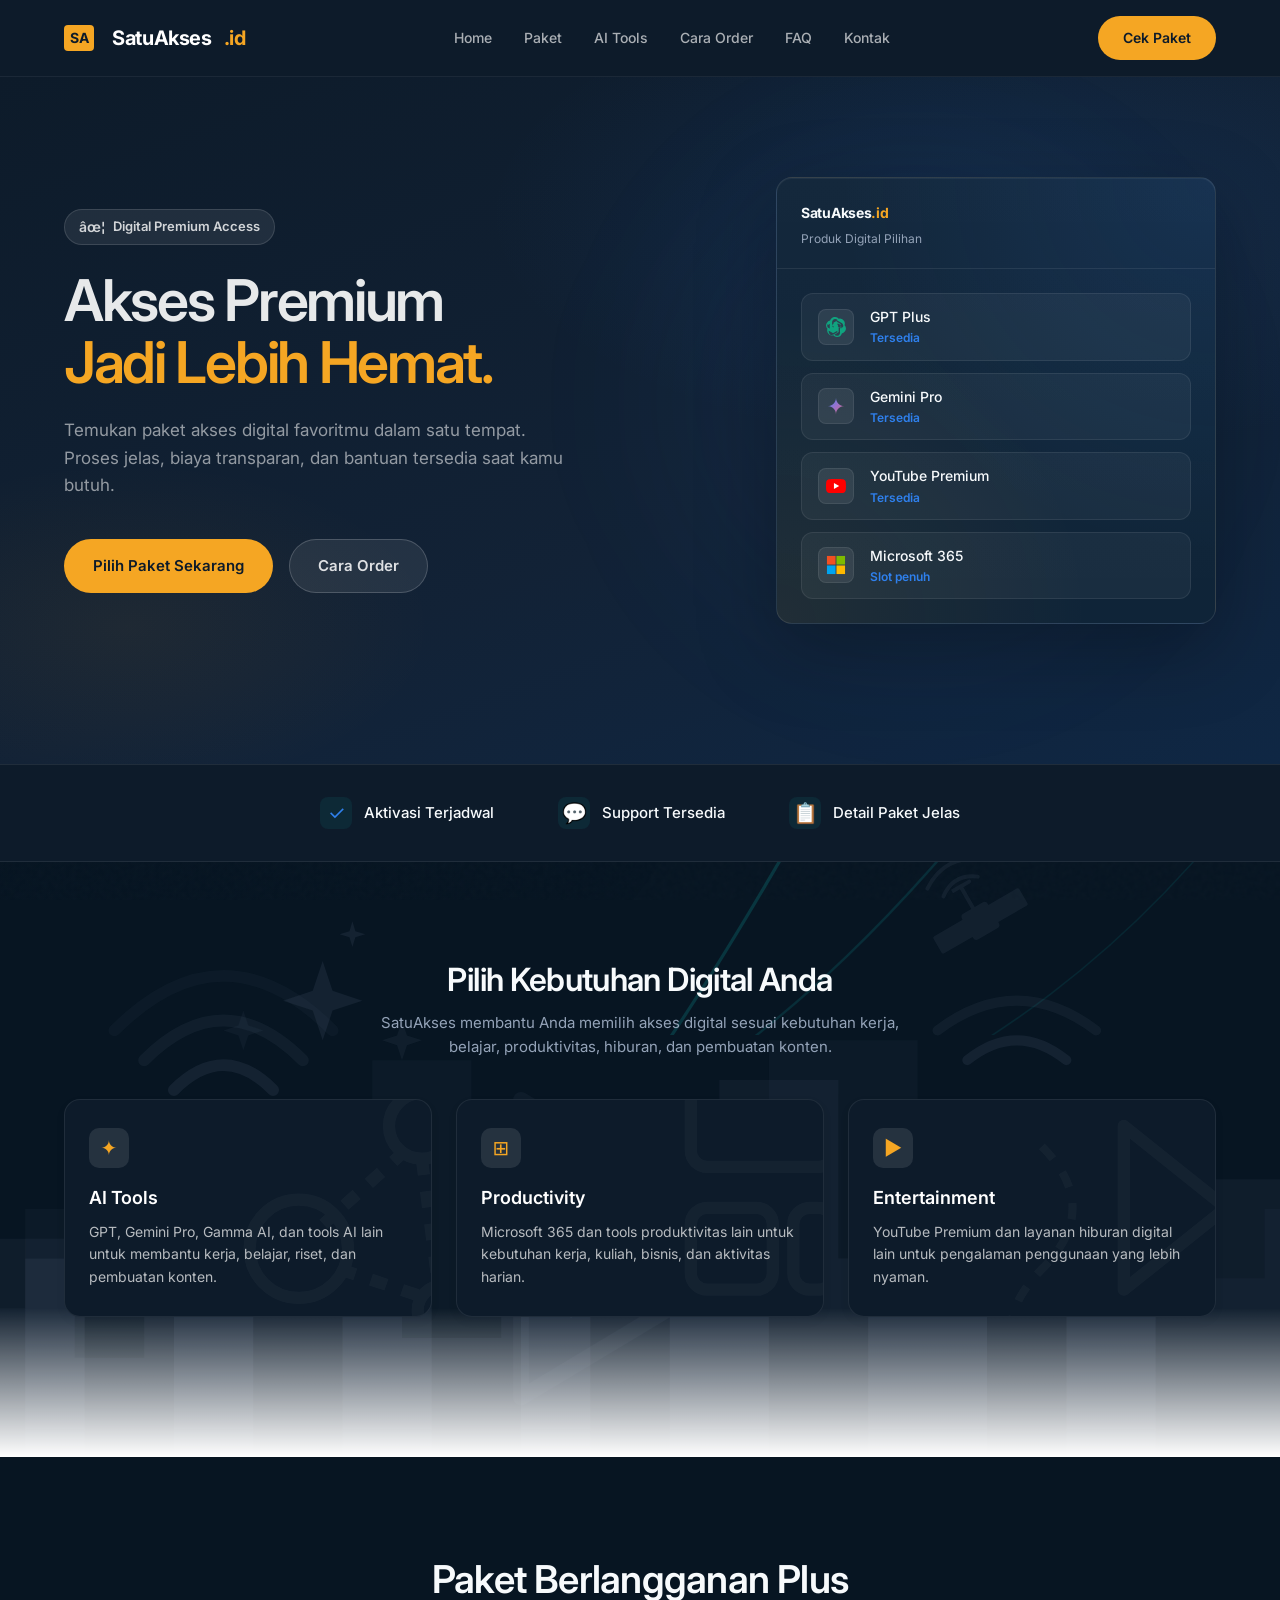
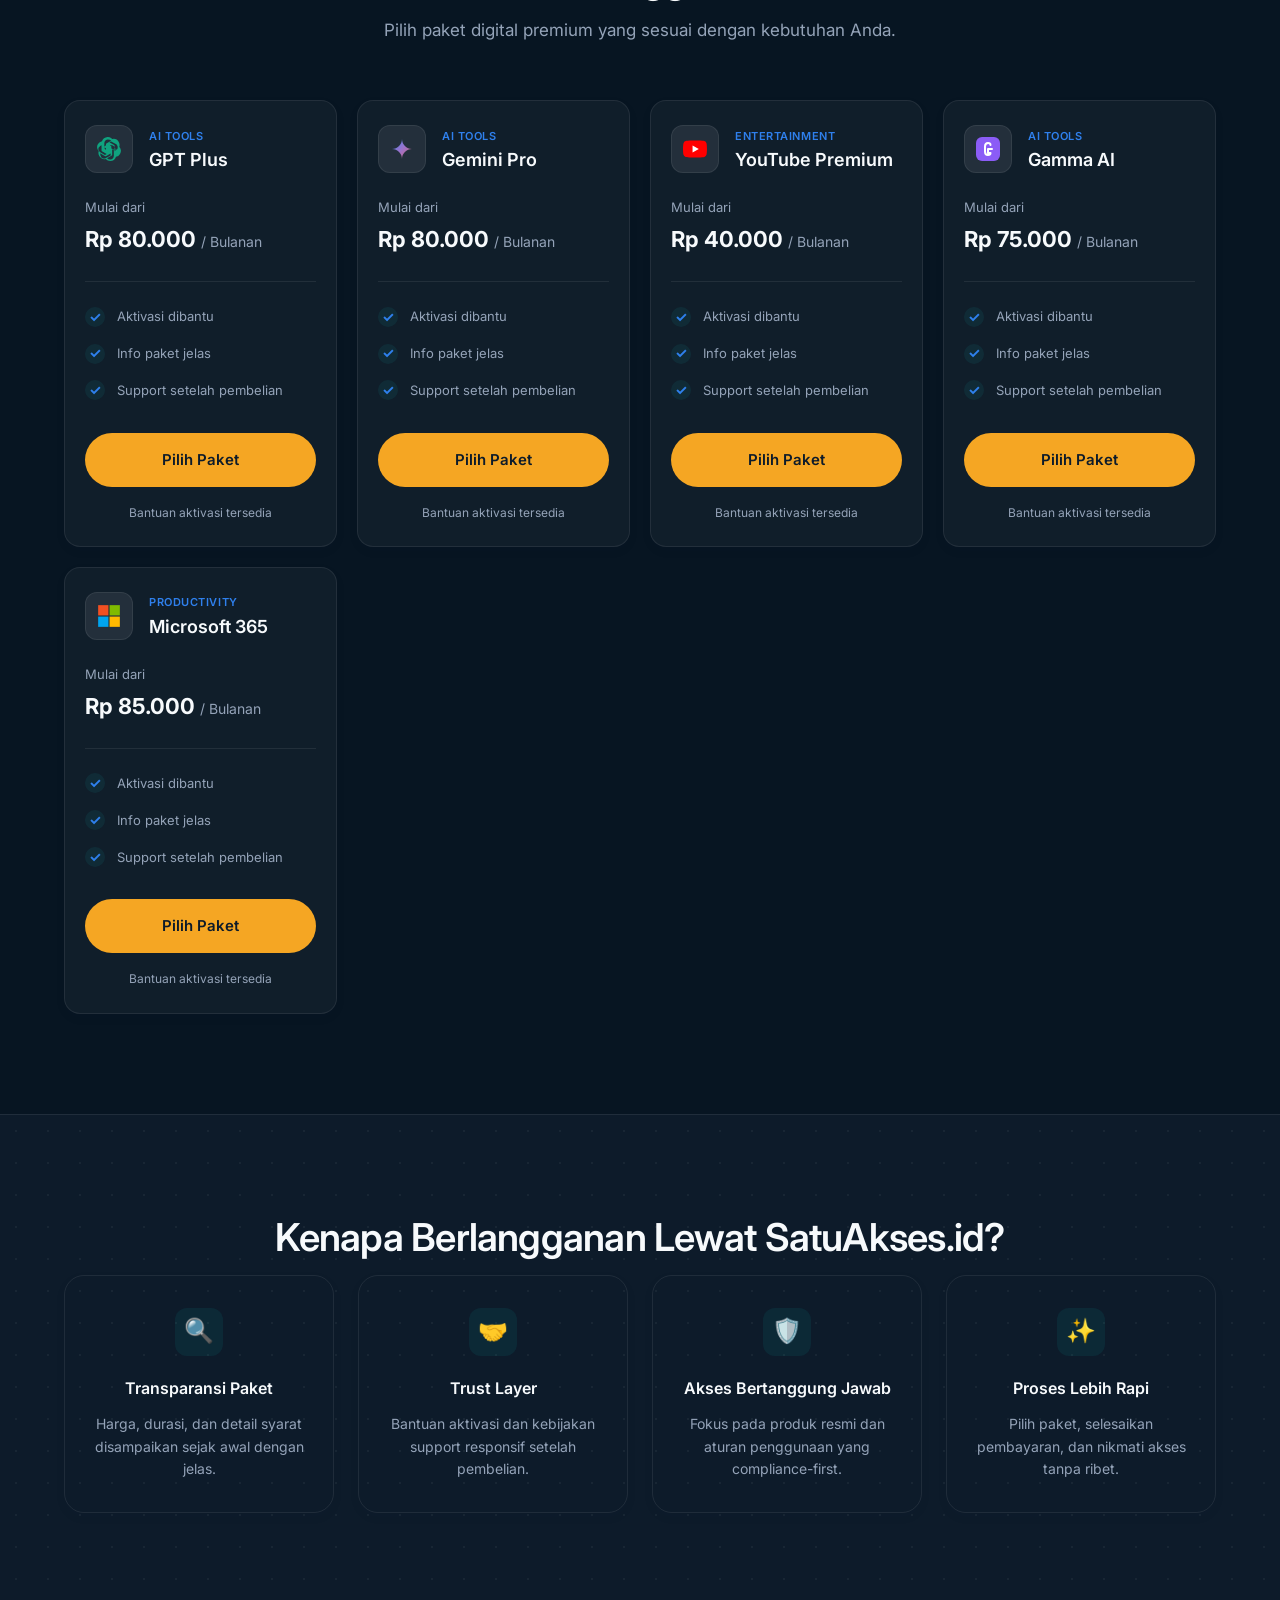
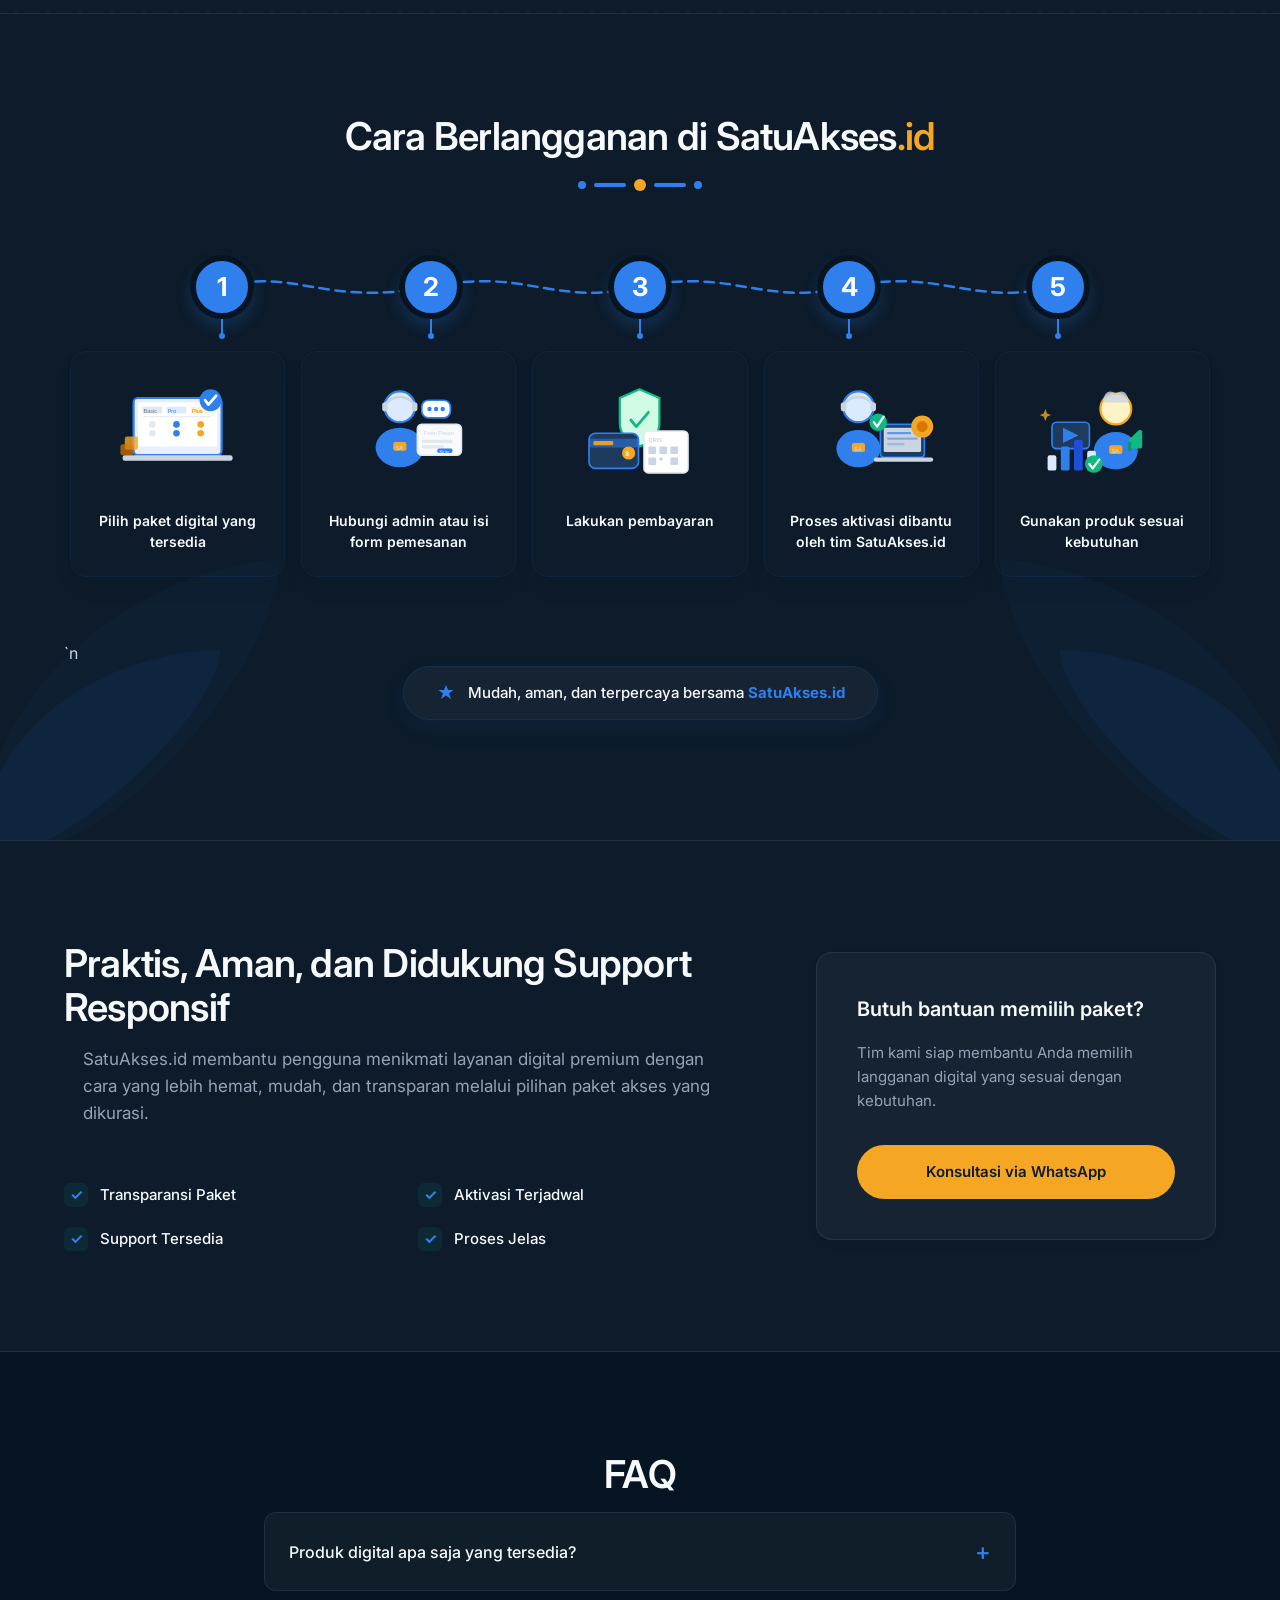
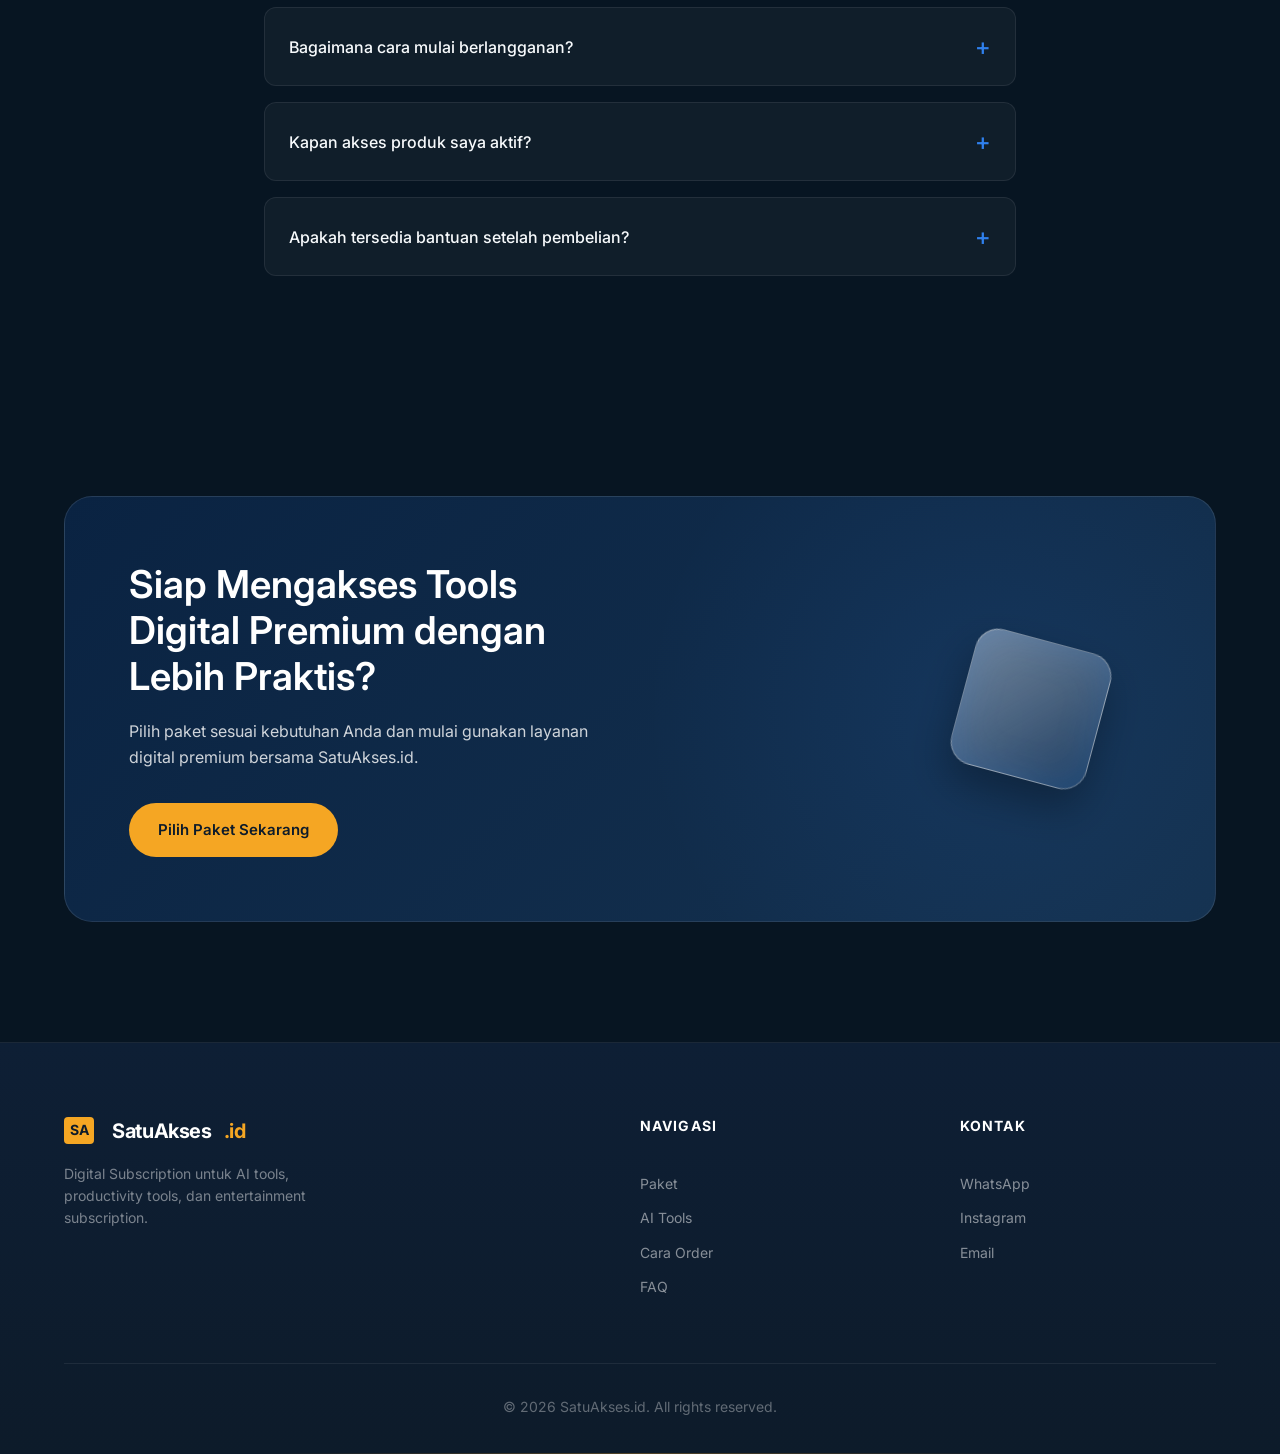
<file: valnera-plus.html>
﻿<!DOCTYPE html>
<html lang="id">
<head>
    <meta charset="UTF-8">
    <meta name="viewport" content="width=device-width, initial-scale=1.0">
    <title>SatuAkses.id - Digital Premium Access, Made Simple</title>
    <link rel="preconnect" href="https://fonts.googleapis.com">
    <link rel="preconnect" href="https://fonts.gstatic.com" crossorigin>
    <link href="https://fonts.googleapis.com/css2?family=Inter:wght@400;500;600;700&display=swap" rel="stylesheet">
    <link rel="stylesheet" href="valnera-plus.css">
</head>
<body>
    <div class="noise-overlay"></div>
    <div class="bg-glow"></div>
    <div class="bg-curves"></div>

    <!-- Header -->
    <header class="header">
        <div class="container header-container">
            <a href="#" class="logo">
                <span class="logo-accent" style="background:var(--color-amber);color:var(--color-navy);padding:2px 6px;border-radius:4px;margin-right:6px;font-size:14px;font-weight:700;">SA</span>
                SatuAkses<span class="text-amber">.id</span>
            </a>
            <nav class="nav">
                <a href="#home">Home</a>
                <a href="#paket">Paket</a>
                <a href="#ai-tools">AI Tools</a>
                <a href="#cara-order">Cara Order</a>
                <a href="#faq">FAQ</a>
                <a href="#kontak">Kontak</a>
            </nav>
            <div class="header-right">
                <a href="#paket" class="btn btn-primary btn-small">Cek Paket</a>
                <button class="menu-toggle" aria-label="Toggle Menu">
                    <span class="bar"></span>
                    <span class="bar"></span>
                    <span class="bar"></span>
                </button>
            </div>
        </div>
    </header>

    <!-- Mobile Nav -->
    <div class="mobile-nav">
        <div class="mobile-nav-inner">
            <a href="#home" class="mobile-link">Home</a>
            <a href="#paket" class="mobile-link">Paket</a>
            <a href="#ai-tools" class="mobile-link">AI Tools</a>
            <a href="#cara-order" class="mobile-link">Cara Order</a>
            <a href="#faq" class="mobile-link">FAQ</a>
            <a href="#kontak" class="mobile-link">Kontak</a>
        </div>
    </div>

    <!-- Hero Section -->
    <section id="home" class="hero">
        <div class="container hero-container">
            <div class="hero-content reveal">
                <div class="badge">
                    <span class="badge-icon">âœ¦</span> Digital Premium Access
                </div>
                <h1 class="hero-title">Akses Premium<br><span class="text-navy">Jadi Lebih Hemat.</span></h1>
                <p class="hero-desc">Temukan paket akses digital favoritmu dalam satu tempat. Proses jelas, biaya transparan, dan bantuan tersedia saat kamu butuh.</p>
                <div class="hero-actions">
                    <a href="#paket" class="btn btn-primary">Pilih Paket Sekarang</a>
                    <a href="#cara-order" class="btn btn-secondary">Cara Order</a>
                </div>
            </div>
            <div class="hero-visual reveal delay-200">
                <div class="hero-glow"></div>
                <div class="dashboard-tile floating">
                    <div class="dashboard-header">
                        <div class="db-brand">
                            <span class="db-title">SatuAkses<span class="text-amber">.id</span></span>
                        </div>
                        <div class="db-subtitle">Produk Digital Pilihan</div>
                    </div>
                    <div class="dashboard-body">
                        <div class="app-item">
                            <div class="app-icon gpt">
                                <svg viewBox="0 0 24 24" width="20" height="20" fill="#10A37F"><path d="M22.2819 9.8211a5.9847 5.9847 0 0 0-.5157-4.9108 6.0462 6.0462 0 0 0-6.5098-2.9A6.0651 6.0651 0 0 0 4.9807 4.1818a5.9847 5.9847 0 0 0-3.9977 2.9 6.0462 6.0462 0 0 0 .7427 7.0966 5.98 5.98 0 0 0 .511 4.9107 6.051 6.051 0 0 0 6.5146 2.9001A5.9847 5.9847 0 0 0 13.2599 24a6.0557 6.0557 0 0 0 5.7718-4.2057 5.9847 5.9847 0 0 0 3.989-2.9 6.051 6.051 0 0 0-.7388-7.0732zM13.2599 22.5003c-1.229 0-2.3996-.4477-3.3256-1.261l.1491-.0868 4.7077-2.7183a.7533.7533 0 0 0 .3786-.6532v-5.4678l1.666 .962v5.477c0 2.0628-1.6881 3.7481-3.5758 3.7481zm-9.0305-2.7093a4.5422 4.5422 0 0 1-.9503-3.4184l.1424.103 4.7077 2.7183a.7533.7533 0 0 0 .7573 0l4.735-2.734v1.924l-4.7214 2.7262c-1.7865 1.0315-4.0416.4223-5.0746-1.3533zm-2.0722-9.45a4.5422 4.5422 0 0 1 2.3759-2.1573v5.4216a.7533.7533 0 0 0 .3786.6532l4.735 2.734-1.666-.962-4.7214-2.7262c-1.7865-1.0315-2.4045-3.3055-1.373-5.0911zm15.7029 3.03l-4.7077-2.7183a.7533.7533 0 0 0-.7573 0l-4.735 2.734v-1.924l4.7214-2.7262c1.7865-1.0315 4.0416-.4223 5.0746 1.3533a4.5422 4.5422 0 0 1 .9503 3.4184l-.1424-.103zm2.0722-1.365a4.5422 4.5422 0 0 1-2.3759 2.1573V8.7417a.7533.7533 0 0 0-.3786-.6532l-4.735-2.734 1.666-.962 4.7214 2.7262c1.7865 1.0315 2.4045 3.3055 1.373 5.0911zm-9.0305-9.4853c1.229 0 2.3996.4477 3.3256 1.261l-.1491.0868-4.7077 2.7183a.7533.7533 0 0 0-.3786.6532v5.4678l-1.666-.962v-5.477c0-2.0628 1.6881-3.7481 3.5758-3.7481zm3.4328 6.7005l-3.4328-1.9823-3.4328 1.9823v3.9646l3.4328 1.9823 3.4328-1.9823V9.222z"/></svg>
                            </div>
                            <div class="app-info">
                                <div class="app-name">GPT Plus</div>
                                <div class="app-status">Tersedia</div>
                            </div>
                        </div>
                        <div class="app-item">
                            <div class="app-icon gemini">
                                <svg viewBox="0 0 24 24" width="20" height="20">
                                <defs>
                                <linearGradient id="dbGemGrad" x1="0%" y1="0%" x2="100%" y2="100%">
                                  <stop offset="0%" stop-color="#4285F4"/>
                                  <stop offset="50%" stop-color="#9B72CB"/>
                                  <stop offset="100%" stop-color="#D96570"/>
                                </linearGradient>
                                </defs>
                                <path fill="url(#dbGemGrad)" d="M12 22c0-5.523-4.477-10-10-10 5.523 0 10-4.477 10-10 0 5.523 4.477 10 10 10-5.523 0-10 4.477-10 10z"/>
                                </svg>
                            </div>
                            <div class="app-info">
                                <div class="app-name">Gemini Pro</div>
                                <div class="app-status">Tersedia</div>
                            </div>
                        </div>
                        <div class="app-item">
                            <div class="app-icon yt">
                                <svg viewBox="0 0 24 24" width="20" height="20">
                                <path fill="#FF0000" d="M23.498 6.186a3.016 3.016 0 0 0-2.122-2.136C19.505 3.545 12 3.545 12 3.545s-7.505 0-9.377.505A3.017 3.017 0 0 0 .502 6.186C0 8.07 0 12 0 12s0 3.93.502 5.814a3.016 3.016 0 0 0 2.122 2.136c1.871.505 9.376.505 9.376.505s7.505 0 9.377-.505a3.015 3.015 0 0 0 2.122-2.136C24 15.93 24 12 24 12s0-3.93-.502-5.814z"/>
                                <path fill="#FFFFFF" d="M9.545 15.568V8.432L15.818 12l-6.273 3.568z"/>
                                </svg>
                            </div>
                            <div class="app-info">
                                <div class="app-name">YouTube Premium</div>
                                <div class="app-status">Tersedia</div>
                            </div>
                        </div>
                        <div class="app-item">
                            <div class="app-icon ms">
                                <svg viewBox="0 0 24 24" width="20" height="20">
                                <path fill="#F25022" d="M1.145 1.145h10.282v10.282H1.145z"/>
                                <path fill="#7FBA00" d="M12.573 1.145h10.282v10.282H12.573z"/>
                                <path fill="#00A4EF" d="M1.145 12.573h10.282v10.282H1.145z"/>
                                <path fill="#FFB900" d="M12.573 12.573h10.282v10.282H12.573z"/>
                                </svg>
                            </div>
                            <div class="app-info">
                                <div class="app-name">Microsoft 365</div>
                                <div class="app-status">Slot penuh</div>
                            </div>
                        </div>
                    </div>
                </div>
            </div>
        </div>
    </section>

    <!-- Trust Metrics -->
    <section class="trust-metrics">
        <div class="container metrics-container">
            <div class="metric-item reveal delay-100">
                <div class="metric-icon" style="color:var(--color-blue)">✓</div>
                <div class="metric-text">Aktivasi Terjadwal</div>
            </div>
            <div class="metric-item reveal delay-200">
                <div class="metric-icon" style="color:var(--color-blue)">💬</div>
                <div class="metric-text">Support Tersedia</div>
            </div>
            <div class="metric-item reveal delay-300">
                <div class="metric-icon" style="color:var(--color-blue)">📋</div>
                <div class="metric-text">Detail Paket Jelas</div>
            </div>
        </div>
    </section>

        <section id="ai-tools" class="categories">
        <div class="container">
            <div class="section-header text-center reveal">
                <h2 class="section-title">Pilih Kebutuhan Digital Anda</h2>
                <p class="section-desc">SatuAkses membantu Anda memilih akses digital sesuai kebutuhan kerja, belajar, produktivitas, hiburan, dan pembuatan konten.</p>
            </div>
            <div class="category-grid">
                <div class="category-card cat-ai reveal delay-100">
                    <div class="card-icon">✦</div>
                    <h3 class="card-title">AI Tools</h3>
                    <p class="card-text">GPT, Gemini Pro, Gamma AI, dan tools AI lain untuk membantu kerja, belajar, riset, dan pembuatan konten.</p>
                </div>
                <div class="category-card cat-prod reveal delay-200">
                    <div class="card-icon">⊞</div>
                    <h3 class="card-title">Productivity</h3>
                    <p class="card-text">Microsoft 365 dan tools produktivitas lain untuk kebutuhan kerja, kuliah, bisnis, dan aktivitas harian.</p>
                </div>
                <div class="category-card cat-ent reveal delay-300">
                    <div class="card-icon">▶</div>
                    <h3 class="card-title">Entertainment</h3>
                    <p class="card-text">YouTube Premium dan layanan hiburan digital lain untuk pengalaman penggunaan yang lebih nyaman.</p>
                </div>
            </div>
        </div>
    </section>

    <!-- Packages Section -->
    <section id="paket" class="packages">
        <div class="container">
            <div class="section-header text-center reveal">
                <h2 class="section-title">Paket Berlangganan Plus</h2>
                <p class="section-desc">Pilih paket digital premium yang sesuai dengan kebutuhan Anda.</p>
            </div>
            <div class="package-grid">
                <!-- Card 1 -->
                <div class="package-card reveal delay-100">
                    <div class="pkg-header">
                        <div class="pkg-icon bg-gpt">
                            <svg viewBox="0 0 24 24" width="24" height="24" fill="#10A37F"><path d="M22.2819 9.8211a5.9847 5.9847 0 0 0-.5157-4.9108 6.0462 6.0462 0 0 0-6.5098-2.9A6.0651 6.0651 0 0 0 4.9807 4.1818a5.9847 5.9847 0 0 0-3.9977 2.9 6.0462 6.0462 0 0 0 .7427 7.0966 5.98 5.98 0 0 0 .511 4.9107 6.051 6.051 0 0 0 6.5146 2.9001A5.9847 5.9847 0 0 0 13.2599 24a6.0557 6.0557 0 0 0 5.7718-4.2057 5.9847 5.9847 0 0 0 3.989-2.9 6.051 6.051 0 0 0-.7388-7.0732zM13.2599 22.5003c-1.229 0-2.3996-.4477-3.3256-1.261l.1491-.0868 4.7077-2.7183a.7533.7533 0 0 0 .3786-.6532v-5.4678l1.666 .962v5.477c0 2.0628-1.6881 3.7481-3.5758 3.7481zm-9.0305-2.7093a4.5422 4.5422 0 0 1-.9503-3.4184l.1424.103 4.7077 2.7183a.7533.7533 0 0 0 .7573 0l4.735-2.734v1.924l-4.7214 2.7262c-1.7865 1.0315-4.0416.4223-5.0746-1.3533zm-2.0722-9.45a4.5422 4.5422 0 0 1 2.3759-2.1573v5.4216a.7533.7533 0 0 0 .3786.6532l4.735 2.734-1.666.962-4.7214-2.7262c-1.7865-1.0315-2.4045-3.3055-1.373-5.0911zm15.7029 3.03l-4.7077-2.7183a.7533.7533 0 0 0-.7573 0l-4.735 2.734v-1.924l4.7214-2.7262c1.7865-1.0315 4.0416-.4223 5.0746 1.3533a4.5422 4.5422 0 0 1 .9503 3.4184l-.1424-.103zm2.0722-1.365a4.5422 4.5422 0 0 1-2.3759 2.1573V8.7417a.7533.7533 0 0 0-.3786-.6532l-4.735-2.734 1.666-.962 4.7214 2.7262c1.7865 1.0315 2.4045 3.3055 1.373 5.0911zm-9.0305-9.4853c1.229 0 2.3996.4477 3.3256 1.261l-.1491.0868-4.7077 2.7183a.7533.7533 0 0 0-.3786.6532v5.4678l-1.666-.962v-5.477c0-2.0628 1.6881-3.7481 3.5758-3.7481zm3.4328 6.7005l-3.4328-1.9823-3.4328 1.9823v3.9646l3.4328 1.9823 3.4328-1.9823V9.222z"/></svg>
                        </div>
                        <div class="pkg-title-group">
                            <div class="pkg-badge">AI Tools</div>
                            <h3 class="pkg-name">GPT Plus</h3>
                        </div>
                    </div>
                    <div class="pkg-price-wrap">
                        <div class="pkg-price-label">Mulai dari</div>
                        <div class="pkg-price-value">Rp 80.000 <span class="pkg-duration">/ Bulanan</span></div>
                    </div>
                    <ul class="pkg-features">
                        <li><span class="check-icon">✓</span> Aktivasi dibantu</li>
                        <li><span class="check-icon">✓</span> Info paket jelas</li>
                        <li><span class="check-icon">✓</span> Support setelah pembelian</li>
                    </ul>
                    <a href="#" class="btn btn-primary btn-full">Pilih Paket</a>
                    <div class="pkg-support-note">Bantuan aktivasi tersedia</div>
                </div>
                <!-- Card 2 -->
                <div class="package-card reveal delay-200">
                    <div class="pkg-header">
                        <div class="pkg-icon bg-gemini">
                            <svg viewBox="0 0 24 24" width="24" height="24">
                            <defs>
                            <linearGradient id="cardGemGrad" x1="0%" y1="0%" x2="100%" y2="100%">
                              <stop offset="0%" stop-color="#4285F4"/>
                              <stop offset="50%" stop-color="#9B72CB"/>
                              <stop offset="100%" stop-color="#D96570"/>
                            </linearGradient>
                            </defs>
                            <path fill="url(#cardGemGrad)" d="M12 22c0-5.523-4.477-10-10-10 5.523 0 10-4.477 10-10 0 5.523 4.477 10 10 10-5.523 0-10 4.477-10 10z"/>
                            </svg>
                        </div>
                        <div class="pkg-title-group">
                            <div class="pkg-badge">AI Tools</div>
                            <h3 class="pkg-name">Gemini Pro</h3>
                        </div>
                    </div>
                    <div class="pkg-price-wrap">
                        <div class="pkg-price-label">Mulai dari</div>
                        <div class="pkg-price-value">Rp 80.000 <span class="pkg-duration">/ Bulanan</span></div>
                    </div>
                    <ul class="pkg-features">
                        <li><span class="check-icon">✓</span> Aktivasi dibantu</li>
                        <li><span class="check-icon">✓</span> Info paket jelas</li>
                        <li><span class="check-icon">✓</span> Support setelah pembelian</li>
                    </ul>
                    <a href="#" class="btn btn-primary btn-full">Pilih Paket</a>
                    <div class="pkg-support-note">Bantuan aktivasi tersedia</div>
                </div>
                <!-- Card 3 -->
                <div class="package-card reveal delay-300">
                    <div class="pkg-header">
                        <div class="pkg-icon bg-yt">
                            <svg viewBox="0 0 24 24" width="24" height="24">
                            <path fill="#FF0000" d="M23.498 6.186a3.016 3.016 0 0 0-2.122-2.136C19.505 3.545 12 3.545 12 3.545s-7.505 0-9.377.505A3.017 3.017 0 0 0 .502 6.186C0 8.07 0 12 0 12s0 3.93.502 5.814a3.016 3.016 0 0 0 2.122 2.136c1.871.505 9.376.505 9.376.505s7.505 0 9.377-.505a3.015 3.015 0 0 0 2.122-2.136C24 15.93 24 12 24 12s0-3.93-.502-5.814z"/>
                            <path fill="#FFFFFF" d="M9.545 15.568V8.432L15.818 12l-6.273 3.568z"/>
                            </svg>
                        </div>
                        <div class="pkg-title-group">
                            <div class="pkg-badge">Entertainment</div>
                            <h3 class="pkg-name">YouTube Premium</h3>
                        </div>
                    </div>
                    <div class="pkg-price-wrap">
                        <div class="pkg-price-label">Mulai dari</div>
                        <div class="pkg-price-value">Rp 40.000 <span class="pkg-duration">/ Bulanan</span></div>
                    </div>
                    <ul class="pkg-features">
                        <li><span class="check-icon">✓</span> Aktivasi dibantu</li>
                        <li><span class="check-icon">✓</span> Info paket jelas</li>
                        <li><span class="check-icon">✓</span> Support setelah pembelian</li>
                    </ul>
                    <a href="#" class="btn btn-primary btn-full">Pilih Paket</a>
                    <div class="pkg-support-note">Bantuan aktivasi tersedia</div>
                </div>
                <!-- Card 4 -->
                <div class="package-card reveal delay-400">
                    <div class="pkg-header">
                        <div class="pkg-icon bg-gamma">
                            <svg viewBox="0 0 24 24" width="24" height="24" fill="none">
                            <rect width="24" height="24" rx="6" fill="#8B5CF6" />
                            <path d="M16 12H12V16H14.5C14.5 17.5 13.5 18 12 18C10 18 9 16.5 9 14.5V9.5C9 7.5 10 6 12 6C13.5 6 14.5 7 14.5 8" stroke="#FFFFFF" stroke-width="2" stroke-linecap="round" stroke-linejoin="round"/>
                            </svg>
                        </div>
                        <div class="pkg-title-group">
                            <div class="pkg-badge">AI Tools</div>
                            <h3 class="pkg-name">Gamma AI</h3>
                        </div>
                    </div>
                    <div class="pkg-price-wrap">
                        <div class="pkg-price-label">Mulai dari</div>
                        <div class="pkg-price-value">Rp 75.000 <span class="pkg-duration">/ Bulanan</span></div>
                    </div>
                    <ul class="pkg-features">
                        <li><span class="check-icon">✓</span> Aktivasi dibantu</li>
                        <li><span class="check-icon">✓</span> Info paket jelas</li>
                        <li><span class="check-icon">✓</span> Support setelah pembelian</li>
                    </ul>
                    <a href="#" class="btn btn-primary btn-full">Pilih Paket</a>
                    <div class="pkg-support-note">Bantuan aktivasi tersedia</div>
                </div>
                <!-- Card 5 -->
                <div class="package-card reveal delay-500">
                    <div class="pkg-header">
                        <div class="pkg-icon bg-ms">
                            <svg viewBox="0 0 24 24" width="24" height="24">
                            <path fill="#F25022" d="M1.145 1.145h10.282v10.282H1.145z"/>
                            <path fill="#7FBA00" d="M12.573 1.145h10.282v10.282H12.573z"/>
                            <path fill="#00A4EF" d="M1.145 12.573h10.282v10.282H1.145z"/>
                            <path fill="#FFB900" d="M12.573 12.573h10.282v10.282H12.573z"/>
                            </svg>
                        </div>
                        <div class="pkg-title-group">
                            <div class="pkg-badge">Productivity</div>
                            <h3 class="pkg-name">Microsoft 365</h3>
                        </div>
                    </div>
                    <div class="pkg-price-wrap">
                        <div class="pkg-price-label">Mulai dari</div>
                        <div class="pkg-price-value">Rp 85.000 <span class="pkg-duration">/ Bulanan</span></div>
                    </div>
                    <ul class="pkg-features">
                        <li><span class="check-icon">✓</span> Aktivasi dibantu</li>
                        <li><span class="check-icon">✓</span> Info paket jelas</li>
                        <li><span class="check-icon">✓</span> Support setelah pembelian</li>
                    </ul>
                    <a href="#" class="btn btn-primary btn-full">Pilih Paket</a>
                    <div class="pkg-support-note">Bantuan aktivasi tersedia</div>
                </div>
            </div>
        </div>
    </section>

    <!-- Benefits Section -->
    <section class="benefits">
        <div class="container">
            <div class="section-header text-center reveal">
                <h2 class="section-title">Kenapa Berlangganan Lewat SatuAkses.id?</h2>
            </div>
            <div class="benefit-grid">
                <div class="benefit-card reveal delay-100">
                    <div class="b-icon">🔍</div>
                    <h3 class="b-title">Transparansi Paket</h3>
                    <p class="b-desc">Harga, durasi, dan detail syarat disampaikan sejak awal dengan jelas.</p>
                </div>
                <div class="benefit-card reveal delay-200">
                    <div class="b-icon">🤝</div>
                    <h3 class="b-title">Trust Layer</h3>
                    <p class="b-desc">Bantuan aktivasi dan kebijakan support responsif setelah pembelian.</p>
                </div>
                <div class="benefit-card reveal delay-300">
                    <div class="b-icon">🛡️</div>
                    <h3 class="b-title">Akses Bertanggung Jawab</h3>
                    <p class="b-desc">Fokus pada produk resmi dan aturan penggunaan yang compliance-first.</p>
                </div>
                <div class="benefit-card reveal delay-400">
                    <div class="b-icon">✨</div>
                    <h3 class="b-title">Proses Lebih Rapi</h3>
                    <p class="b-desc">Pilih paket, selesaikan pembayaran, dan nikmati akses tanpa ribet.</p>
                </div>
            </div>
        </div>
    </section>

    <!-- How to Order -->
    <section id="cara-order" class="how-to-order">
        <div class="hto-blob hto-blob-1"></div>
        <div class="hto-blob hto-blob-2"></div>
        <div class="container">
            <div class="section-header text-center reveal">
                <h2 class="section-title">Cara Berlangganan di SatuAkses<span class="text-amber">.id</span></h2>
                <div class="hto-divider">
                    <span class="hto-dot"></span><span class="hto-dash"></span><span class="hto-dot hto-dot-amber"></span><span class="hto-dash"></span><span class="hto-dot"></span>
                </div>
            </div>
            <div class="hto-scroll-wrapper">
            <div class="hto-step-numbers reveal delay-100">
                <svg class="hto-connector" viewBox="0 0 900 60" xmlns="http://www.w3.org/2000/svg" preserveAspectRatio="none"><path d="M 90 30 C 150 10, 175 50, 270 30 C 350 10, 375 50, 450 30 C 530 10, 555 50, 630 30 C 710 10, 735 50, 810 30" fill="none" stroke="#2F80ED" stroke-width="2.5" stroke-dasharray="8 6" stroke-linecap="round"/></svg>
                <div class="hto-num"><span>1</span></div>
                <div class="hto-num"><span>2</span></div>
                <div class="hto-num"><span>3</span></div>
                <div class="hto-num"><span>4</span></div>
                <div class="hto-num"><span>5</span></div>
            </div>
            <div class="hto-cards reveal delay-200">
                <div class="hto-card">
                    <div class="hto-card-illus">
                        <svg viewBox="0 0 120 100" xmlns="http://www.w3.org/2000/svg"><rect x="20" y="20" width="80" height="52" rx="4" fill="#E8F0FE" stroke="#2F80ED" stroke-width="2"/><rect x="24" y="24" width="72" height="40" rx="2" fill="#fff"/><rect x="28" y="28" width="18" height="6" rx="1" fill="#E2E8F0"/><rect x="50" y="28" width="18" height="6" rx="1" fill="#DBEAFE"/><rect x="72" y="28" width="18" height="6" rx="1" fill="#FEF3C7"/><text x="29" y="34" font-size="5" fill="#64748B" font-family="sans-serif">Basic</text><text x="51" y="34" font-size="5" fill="#2F80ED" font-family="sans-serif">Pro</text><text x="73" y="34" font-size="5" fill="#D97706" font-family="sans-serif">Plus</text><line x1="28" y1="37" x2="90" y2="37" stroke="#E2E8F0" stroke-width="1"/><circle cx="37" cy="44" r="3" fill="#E2E8F0"/><circle cx="59" cy="44" r="3" fill="#2F80ED"/><circle cx="81" cy="44" r="3" fill="#F5A623"/><circle cx="37" cy="52" r="3" fill="#E2E8F0"/><circle cx="59" cy="52" r="3" fill="#2F80ED"/><circle cx="81" cy="52" r="3" fill="#F5A623"/><rect x="10" y="72" width="100" height="5" rx="2" fill="#CBD5E1"/><circle cx="90" cy="22" r="10" fill="#2F80ED"/><polyline points="85,22 88,26 95,18" fill="none" stroke="white" stroke-width="2.5" stroke-linecap="round" stroke-linejoin="round"/><rect x="12" y="55" width="12" height="12" rx="2" fill="#F5A623" opacity="0.8"/><rect x="8" y="62" width="12" height="10" rx="2" fill="#D97706" opacity="0.7"/></svg>
                    </div>
                    <p class="hto-card-text">Pilih paket digital yang tersedia</p>
                </div>
                <div class="hto-card">
                    <div class="hto-card-illus">
                        <svg viewBox="0 0 120 100" xmlns="http://www.w3.org/2000/svg"><circle cx="52" cy="28" r="14" fill="#DBEAFE" stroke="#2F80ED" stroke-width="2"/><ellipse cx="52" cy="65" rx="22" ry="18" fill="#2F80ED"/><path d="M 38 26 Q 52 12 66 26" fill="none" stroke="#CBD5E1" stroke-width="2.5" stroke-linecap="round"/><rect x="36" y="24" width="5" height="8" rx="2" fill="#CBD5E1"/><rect x="63" y="24" width="5" height="8" rx="2" fill="#CBD5E1"/><rect x="46" y="60" width="12" height="8" rx="2" fill="#F5A623"/><text x="48" y="67" font-size="5" fill="#CBD5E1" font-weight="bold" font-family="sans-serif">SA</text><rect x="72" y="22" width="26" height="16" rx="6" fill="#fff" stroke="#2F80ED" stroke-width="1.5"/><circle cx="79" cy="30" r="2" fill="#2F80ED"/><circle cx="85" cy="30" r="2" fill="#2F80ED"/><circle cx="91" cy="30" r="2" fill="#2F80ED"/><rect x="68" y="44" width="40" height="28" rx="4" fill="#F8FAFC" stroke="#E2E8F0" stroke-width="1.5"/><text x="74" y="54" font-size="5" fill="#CBD5E1" font-family="sans-serif">Form Pesan</text><rect x="72" y="58" width="28" height="3" rx="1" fill="#E2E8F0"/><rect x="72" y="63" width="20" height="3" rx="1" fill="#E2E8F0"/><rect x="86" y="66" width="14" height="4" rx="2" fill="#2F80ED"/><text x="88" y="70" font-size="4" fill="white" font-family="sans-serif">Kirim</text></svg>
                    </div>
                    <p class="hto-card-text">Hubungi admin atau isi form pemesanan</p>
                </div>
                <div class="hto-card">
                    <div class="hto-card-illus">
                        <svg viewBox="0 0 120 100" xmlns="http://www.w3.org/2000/svg"><path d="M 60 12 L 78 20 L 78 42 Q 78 58 60 64 Q 42 58 42 42 L 42 20 Z" fill="#D1FAE5" stroke="#10B981" stroke-width="2"/><polyline points="52,40 57,46 68,33" fill="none" stroke="#10B981" stroke-width="2.5" stroke-linecap="round" stroke-linejoin="round"/><rect x="14" y="52" width="45" height="32" rx="6" fill="#1E3A5F" stroke="#2F80ED" stroke-width="1.5"/><rect x="14" y="57" width="45" height="8" fill="#2F80ED" opacity="0.5"/><rect x="18" y="59" width="18" height="4" rx="1" fill="#F5A623" opacity="0.9"/><circle cx="50" cy="70" r="6" fill="#F5A623"/><text x="47" y="73" font-size="6" fill="#fff" font-weight="bold" font-family="sans-serif">$</text><rect x="64" y="50" width="40" height="38" rx="4" fill="#fff" stroke="#E2E8F0" stroke-width="1.5"/><text x="68" y="60" font-size="5" fill="#CBD5E1" font-weight="bold" font-family="sans-serif">QRIS</text><rect x="68" y="64" width="7" height="7" rx="1" fill="#CBD5E1"/><rect x="78" y="64" width="7" height="7" rx="1" fill="#CBD5E1"/><rect x="88" y="64" width="7" height="7" rx="1" fill="#CBD5E1"/><rect x="68" y="74" width="7" height="7" rx="1" fill="#CBD5E1"/><rect x="78" y="74" width="3" height="3" rx="1" fill="#CBD5E1"/><rect x="88" y="74" width="7" height="7" rx="1" fill="#CBD5E1"/></svg>
                    </div>
                    <p class="hto-card-text">Lakukan pembayaran</p>
                </div>
                <div class="hto-card">
                    <div class="hto-card-illus">
                        <svg viewBox="0 0 120 100" xmlns="http://www.w3.org/2000/svg"><circle cx="48" cy="28" r="14" fill="#DBEAFE" stroke="#2F80ED" stroke-width="2"/><ellipse cx="48" cy="66" rx="20" ry="17" fill="#2F80ED"/><path d="M 34 26 Q 48 12 62 26" fill="none" stroke="#CBD5E1" stroke-width="2.5" stroke-linecap="round"/><rect x="32" y="24" width="5" height="8" rx="2" fill="#CBD5E1"/><rect x="59" y="24" width="5" height="8" rx="2" fill="#CBD5E1"/><rect x="42" y="61" width="12" height="8" rx="2" fill="#F5A623"/><text x="44" y="68" font-size="5" fill="#CBD5E1" font-weight="bold" font-family="sans-serif">SA</text><rect x="68" y="44" width="40" height="30" rx="3" fill="#1E3A5F" stroke="#2F80ED" stroke-width="1.5"/><rect x="71" y="47" width="34" height="22" rx="1" fill="#CBD5E1"/><rect x="74" y="51" width="22" height="2" rx="1" fill="#2F80ED" opacity="0.7"/><rect x="74" y="56" width="28" height="2" rx="1" fill="#2F80ED" opacity="0.5"/><rect x="74" y="61" width="16" height="2" rx="1" fill="#2F80ED" opacity="0.3"/><rect x="62" y="74" width="54" height="4" rx="2" fill="#CBD5E1"/><circle cx="106" cy="46" r="10" fill="#F5A623"/><circle cx="106" cy="46" r="5" fill="#D97706"/><circle cx="66" cy="42" r="8" fill="#10B981"/><polyline points="62,42 65,46 71,37" fill="none" stroke="white" stroke-width="2" stroke-linecap="round" stroke-linejoin="round"/></svg>
                    </div>
                    <p class="hto-card-text">Proses aktivasi dibantu oleh tim SatuAkses.id</p>
                </div>
                <div class="hto-card">
                    <div class="hto-card-illus">
                        <svg viewBox="0 0 120 100" xmlns="http://www.w3.org/2000/svg"><circle cx="72" cy="30" r="14" fill="#FEF3C7" stroke="#F5A623" stroke-width="2"/><ellipse cx="72" cy="68" rx="20" ry="17" fill="#2F80ED"/><path d="M 60 24 Q 62 10 72 16 Q 82 10 84 24" fill="#CBD5E1" opacity="0.8"/><rect x="66" y="63" width="12" height="8" rx="2" fill="#F5A623"/><text x="68" y="70" font-size="5" fill="#CBD5E1" font-weight="bold" font-family="sans-serif">SA</text><path d="M 86 56 L 92 50 Q 94 48 96 50 L 96 64 Q 96 66 94 66 L 86 66 Q 84 66 84 64 L 84 58 Q 84 56 86 56Z" fill="#10B981"/><rect x="83" y="60" width="3" height="8" rx="1" fill="#059669"/><rect x="14" y="42" width="34" height="24" rx="4" fill="#1E3A5F" stroke="#2F80ED" stroke-width="1.5"/><polygon points="24,47 24,61 38,54" fill="#2F80ED"/><rect x="10" y="72" width="8" height="14" rx="2" fill="#DBEAFE"/><rect x="22" y="64" width="8" height="22" rx="2" fill="#2F80ED"/><rect x="34" y="58" width="8" height="28" rx="2" fill="#1D4ED8"/><rect x="46" y="68" width="8" height="18" rx="2" fill="#DBEAFE"/><path d="M 8 30 L 9.5 34 L 13 35.5 L 9.5 37 L 8 41 L 6.5 37 L 3 35.5 L 6.5 34 Z" fill="#F5A623" opacity="0.8"/><circle cx="52" cy="80" r="8" fill="#10B981"/><polyline points="48,80 51,84 57,76" fill="none" stroke="white" stroke-width="2" stroke-linecap="round" stroke-linejoin="round"/></svg>
                    </div>
                    <p class="hto-card-text">Gunakan produk sesuai kebutuhan</p>
                </div>
            </div>`n            </div>
            <div class="hto-trust-bar reveal delay-300">
                <svg width="20" height="20" viewBox="0 0 20 20" fill="none" xmlns="http://www.w3.org/2000/svg"><path d="M10 2L12 7H17.5L13 10.5L15 16L10 12.5L5 16L7 10.5L2.5 7H8L10 2Z" fill="#2F80ED"/></svg>
                <span>Mudah, aman, dan terpercaya bersama <strong style="color:var(--color-blue)">SatuAkses.id</strong></span>
            </div>
        </div>
    </section>
    
    <!-- Trust / Support -->
    <section class="trust-support">
        <div class="container">
            <div class="support-layout">
                <div class="support-content reveal">
                    <h2 class="section-title">Praktis, Aman, dan Didukung Support Responsif</h2>
                    <p class="section-desc text-left">SatuAkses.id membantu pengguna menikmati layanan digital premium dengan cara yang lebih hemat, mudah, dan transparan melalui pilihan paket akses yang dikurasi.</p>
                    <div class="trust-badges">
                        <div class="t-badge"><span class="check" style="color:var(--color-blue)">✓</span> Transparansi Paket</div>
                        <div class="t-badge"><span class="check" style="color:var(--color-blue)">✓</span> Aktivasi Terjadwal</div>
                        <div class="t-badge"><span class="check" style="color:var(--color-blue)">✓</span> Support Tersedia</div>
                        <div class="t-badge"><span class="check" style="color:var(--color-blue)">✓</span> Proses Jelas</div>
                    </div>
                </div>
                <div class="support-action reveal delay-200">
                    <div class="support-card">
                        <h3 class="sc-title">Butuh bantuan memilih paket?</h3>
                        <p class="sc-text">Tim kami siap membantu Anda memilih langganan digital yang sesuai dengan kebutuhan.</p>
                        <a href="#" class="btn btn-primary btn-full">Konsultasi via WhatsApp</a>
                    </div>
                </div>
            </div>
        </div>
    </section>

    <!-- FAQ Section -->
    <section id="faq" class="faq">
        <div class="container faq-container">
            <div class="section-header text-center reveal">
                <h2 class="section-title">FAQ</h2>
            </div>
            <div class="accordion reveal delay-100">

                <div class="accordion-item">
                    <button class="accordion-header">
                        Produk digital apa saja yang tersedia?
                        <span class="icon">+</span>
                    </button>
                    <div class="accordion-content">
                        <p>Kami menyediakan langganan untuk GPT, Gemini Pro, Gamma AI, YouTube Premium, Microsoft 365, dan beberapa layanan premium lainnya sesuai kebutuhan digital Anda.</p>
                    </div>
                </div>
                <div class="accordion-item">
                    <button class="accordion-header">
                        Bagaimana cara mulai berlangganan?
                        <span class="icon">+</span>
                    </button>
                    <div class="accordion-content">
                        <p>Anda cukup memilih paket yang diinginkan, menghubungi admin kami, melakukan pembayaran, dan tim kami akan segera memproses aktivasi akun Anda.</p>
                    </div>
                </div>
                <div class="accordion-item">
                    <button class="accordion-header">
                        Kapan akses produk saya aktif?
                        <span class="icon">+</span>
                    </button>
                    <div class="accordion-content">
                        <p>Akses produk biasanya akan aktif segera setelah pembayaran dikonfirmasi, paling lambat dalam waktu 1x24 jam tergantung jenis layanan yang dipilih.</p>
                    </div>
                </div>
                <div class="accordion-item">
                    <button class="accordion-header">
                        Apakah tersedia bantuan setelah pembelian?
                        <span class="icon">+</span>
                    </button>
                    <div class="accordion-content">
                        <p>Tentu, kami menyediakan dukungan penuh setelah pembelian untuk memastikan Anda dapat menggunakan layanan tanpa kendala.</p>
                    </div>
                </div>
            </div>
        </div>
    </section>

    <!-- Final CTA -->
    <section class="final-cta">
        <div class="container reveal">
            <div class="cta-box">
                <div class="cta-content">
                    <h2 class="cta-title">Siap Mengakses Tools Digital Premium dengan Lebih Praktis?</h2>
                    <p class="cta-desc">Pilih paket sesuai kebutuhan Anda dan mulai gunakan layanan digital premium bersama SatuAkses.id.</p>
                    <a href="#paket" class="btn btn-primary">Pilih Paket Sekarang</a>
                </div>
                <div class="cta-visual floating">
                    <div class="cube-container"></div>
                </div>
            </div>
        </div>
    </section>

    <!-- Footer -->
    <footer id="kontak" class="footer">
        <div class="container">
            <div class="footer-grid reveal">
                <div class="footer-brand">
                    <a href="#" class="logo">
                        <span class="logo-accent" style="background:var(--color-amber);color:var(--color-navy);padding:2px 6px;border-radius:4px;margin-right:6px;font-size:14px;font-weight:700;">SA</span>
                        SatuAkses<span class="text-amber">.id</span>
                    </a>
                    <p class="footer-desc">Digital Subscription untuk AI tools, productivity tools, dan entertainment subscription.</p>
                </div>
                <div class="footer-links">
                    <h4 class="footer-heading">Navigasi</h4>
                    <a href="#paket">Paket</a>
                    <a href="#ai-tools">AI Tools</a>
                    <a href="#cara-order">Cara Order</a>
                    <a href="#faq">FAQ</a>
                </div>
                <div class="footer-contact">
                    <h4 class="footer-heading">Kontak</h4>
                    <a href="#">WhatsApp</a>
                    <a href="#">Instagram</a>
                    <a href="#">Email</a>
                </div>
            </div>
            <div class="footer-bottom">
                <p>&copy; 2026 SatuAkses.id. All rights reserved.</p>
            </div>
        </div>
    </footer>

    <script src="valnera-plus.js"></script>
</body>
</html>
</file>
<file: valnera-plus.css>
﻿/* valnera-plus.css - Dark Premium Editorial */
:root {
    /* Colors - SatuAkses.id Brand System */
    --color-main-bg: #071522; /* Very deep navy for main bg */
    --color-section-bg: #0D1B2A; /* Primary Navy for alternate sections */
    
    --color-navy: #0D1B2A; /* Primary Navy */
    --color-amber: #F5A623; /* Accent Amber */
    --color-blue: #2F80ED; /* Digital Blue */
    
    --color-card-bg: rgba(255, 255, 255, 0.04); /* Premium dark card surface */
    --color-card-hover: rgba(255, 255, 255, 0.06);
    
    --color-white: #FFFFFF;
    --color-heading: #F7FAFC; /* Cloud White for headings */
    --color-text-body: #CBD5E1; /* Muted light text for readability */
    --color-text-muted: #94A3B8; /* Slate text for muted elements */
    
    --color-success: #10B981;
    --color-alert: #EF4444;
    
    --color-border: rgba(255, 255, 255, 0.08); /* Thin transparent border */
    --color-border-light: rgba(255, 255, 255, 0.04);
    --color-border-hover: rgba(255, 255, 255, 0.15);
    
    /* Layout */
    --radius-pill: 9999px;
    --radius-card: 16px;
    --radius-sm: 12px;
    
    --font-family: 'Plus Jakarta Sans', 'Inter', system-ui, -apple-system, BlinkMacSystemFont, "Segoe UI", Roboto, Helvetica, Arial, sans-serif;
    
    /* Shadows & Effects */
    --shadow-card: 0 4px 12px rgba(13, 27, 42, 0.04);
    --shadow-hover: 0 12px 32px rgba(13, 27, 42, 0.08);
}

* {
    margin: 0;
    padding: 0;
    box-sizing: border-box;
}

html {
    scroll-behavior: smooth;
}

body {
    font-family: var(--font-family);
    color: var(--color-text-body);
    background-color: var(--color-main-bg);
    line-height: 1.6;
    font-size: 16px;
    -webkit-font-smoothing: antialiased;
    -moz-osx-font-smoothing: grayscale;
    overflow-x: hidden;
}

a {
    text-decoration: none;
    color: inherit;
}

ul {
    list-style: none;
}

.container {
    max-width: 1200px;
    margin: 0 auto;
    padding: 0 24px;
}

.text-center { text-align: center; }
.text-left { text-align: left; }
.text-amber { color: var(--color-amber); }
.text-navy { color: var(--color-navy); }

section {
    padding: 100px 0;
    position: relative;
    z-index: 2;
}

/* Background Layers */
.noise-overlay {
    position: fixed;
    top: 0; left: 0; width: 100%; height: 100%;
    pointer-events: none; z-index: 0;
    background-image: url("data:image/svg+xml,%3Csvg viewBox='0 0 200 200' xmlns='http://www.w3.org/2000/svg'%3E%3Cfilter id='noiseFilter'%3E%3CfeTurbulence type='fractalNoise' baseFrequency='0.8' numOctaves='3' stitchTiles='stitch'/%3E%3C/filter%3E%3Crect width='100%25' height='100%25' filter='url(%23noiseFilter)'/%3E%3C/svg%3E");
    opacity: 0.02;
}

.bg-glow {
    position: fixed;
    top: 0; left: 0; width: 100%; height: 100%;
    pointer-events: none; z-index: 0;
    background: radial-gradient(circle at 75% 15%, rgba(47, 128, 237, 0.05) 0%, transparent 50%),
                radial-gradient(circle at 15% 60%, rgba(13, 27, 42, 0.03) 0%, transparent 50%);
}

.bg-curves {
    position: absolute;
    top: -5%;
    right: -15%;
    width: 100%;
    height: 120%;
    pointer-events: none;
    z-index: -1;
    background-image: url("data:image/svg+xml,%3Csvg xmlns='http://www.w3.org/2000/svg' viewBox='0 0 800 800'%3E%3Cg fill='none' stroke='%230fa7a6'%3E%3Cpath stroke-width='2' opacity='0.22' d='M800,0 C500,200 400,600 200,800' /%3E%3Cpath stroke-width='1.5' opacity='0.16' d='M800,150 C600,300 500,700 100,800' /%3E%3Cpath stroke-width='1' opacity='0.12' d='M800,300 C700,450 600,800 0,800' /%3E%3C/g%3E%3C/svg%3E");
    background-size: cover;
    background-position: right top;
    background-repeat: no-repeat;
}

/* Typography */
h1, h2, h3, h4 {
    color: var(--color-heading);
    font-weight: 600;
}

.section-title {
    font-size: clamp(30px, 3vw, 42px);
    line-height: 1.15;
    margin-bottom: 16px;
    letter-spacing: -0.02em;
}

.section-desc {
    color: var(--color-text-muted);
    font-size: 17px;
    max-width: 650px;
    margin: 0 auto 56px;
}

/* Buttons */
.btn {
    display: inline-flex;
    align-items: center;
    justify-content: center;
    padding: 14px 28px;
    border-radius: var(--radius-pill);
    font-size: 15px;
    font-weight: 600;
    transition: all 0.3s cubic-bezier(0.16, 1, 0.3, 1);
    cursor: pointer;
    border: 1px solid transparent;
}

.btn-small {
    padding: 10px 24px;
    font-size: 14px;
}

.btn-primary {
    background-color: var(--color-amber);
    color: var(--color-navy);
}

.btn-primary:hover {
    background-color: #E0961E; /* slightly darker amber */
    transform: translateY(-2px);
    box-shadow: 0 8px 20px rgba(245, 166, 35, 0.25);
}

.btn-secondary {
    background-color: var(--color-white);
    color: var(--color-navy);
    border-color: var(--color-border);
}

.btn-secondary:hover {
    background-color: var(--color-section-bg);
    border-color: var(--color-border-light);
    transform: translateY(-2px);
}

.btn-outline {
    background-color: transparent;
    color: var(--color-navy);
    border-color: var(--color-navy);
}

.btn-outline:hover {
    background-color: rgba(13, 27, 42, 0.05);
    transform: translateY(-2px);
    box-shadow: 0 8px 20px rgba(13, 27, 42, 0.08);
}

.btn-full {
    width: 100%;
}

.btn:active {
    transform: translateY(0) scale(0.98);
}

/* Header */
.header {
    position: sticky;
    top: 0;
    background-color: #0D1B2A;
    backdrop-filter: none;
    -webkit-backdrop-filter: none;
    border-bottom: 1px solid rgba(255, 255, 255, 0.06);
    z-index: 100;
    padding: 16px 0;
    transition: background-color 0.3s ease;
}

.header-container {
    display: flex;
    align-items: center;
    justify-content: space-between;
}

.logo {
    font-weight: 700;
    font-size: 20px;
    color: #FFFFFF;
    letter-spacing: -0.02em;
    display: flex;
    align-items: center;
    gap: 12px;
}

.logo-img {
    height: 32px;
    width: auto;
    object-fit: contain;
}

.nav {
    display: flex;
    gap: 32px;
}

.nav a {
    font-size: 14px;
    font-weight: 500;
    color: rgba(255, 255, 255, 0.65);
    transition: color 0.2s;
}

.nav a:hover {
    color: #FFFFFF;
}

.header-right {
    display: flex;
    align-items: center;
    gap: 16px;
}

.menu-toggle {
    display: none;
    background: none;
    border: none;
    cursor: pointer;
    width: 24px;
    height: 24px;
    flex-direction: column;
    justify-content: space-around;
}

.menu-toggle .bar {
    width: 100%;
    height: 2px;
    background-color: #FFFFFF;
    transition: 0.3s;
}

/* Mobile Nav */
.mobile-nav {
    position: fixed;
    top: 65px;
    left: 0;
    width: 100%;
    background-color: var(--color-white);
    border-bottom: 1px solid var(--color-border);
    transform: translateY(-100%);
    opacity: 0;
    visibility: hidden;
    transition: all 0.3s ease;
    z-index: 99;
}

.mobile-nav.active {
    transform: translateY(0);
    opacity: 1;
    visibility: visible;
}

.mobile-nav-inner {
    padding: 24px;
    display: flex;
    flex-direction: column;
    gap: 20px;
}

.mobile-link {
    font-size: 16px;
    font-weight: 500;
    color: var(--color-heading);
}

/* Hero Section */
.hero {
    padding: 100px 0 140px;
    background: linear-gradient(160deg, #0D1B2A 0%, #122236 60%, #0f2744 100%);
    position: relative;
    overflow: hidden;
}

.hero::before {
    content: '';
    position: absolute;
    inset: 0;
    background:
        radial-gradient(ellipse 60% 50% at 80% 20%, rgba(47, 128, 237, 0.12) 0%, transparent 70%),
        radial-gradient(ellipse 40% 40% at 10% 80%, rgba(245, 166, 35, 0.06) 0%, transparent 60%);
    pointer-events: none;
    z-index: 0;
}

.hero .container {
    position: relative;
    z-index: 1;
}

.hero-container {
    display: grid;
    grid-template-columns: 1fr 1fr;
    gap: 64px;
    align-items: center;
}

.badge {
    display: inline-flex;
    align-items: center;
    gap: 8px;
    padding: 6px 14px;
    border-radius: var(--radius-pill);
    background-color: rgba(255, 255, 255, 0.08);
    color: rgba(255, 255, 255, 0.8);
    font-size: 13px;
    font-weight: 600;
    margin-bottom: 24px;
    border: 1px solid rgba(255, 255, 255, 0.12);
}

.badge-icon {
    font-size: 14px;
}

.hero-title {
    font-size: clamp(40px, 4.5vw, 64px);
    line-height: 1.08;
    letter-spacing: -0.04em;
    margin-bottom: 24px;
    color: rgba(255, 255, 255, 0.90);
}

.hero-title .text-navy {
    color: var(--color-amber);
}

.hero-desc {
    color: rgba(255, 255, 255, 0.55);
    margin-bottom: 40px;
    max-width: 500px;
    font-size: 17px;
}

.hero-actions {
    display: flex;
    gap: 16px;
}

/* Hero-specific secondary button override for dark bg */
.hero .btn-secondary {
    background-color: rgba(255, 255, 255, 0.08);
    color: rgba(255, 255, 255, 0.85);
    border-color: rgba(255, 255, 255, 0.18);
}

.hero .btn-secondary:hover {
    background-color: rgba(255, 255, 255, 0.14);
    border-color: rgba(255, 255, 255, 0.28);
    color: #FFFFFF;
    transform: translateY(-2px);
}

/* Hero Visual */
.hero-visual {
    position: relative;
}

.hero-glow {
    position: absolute;
    top: 50%;
    left: 45%;
    transform: translate(-50%, -50%);
    width: 140%;
    height: 140%;
    background: radial-gradient(circle, rgba(47, 128, 237, 0.1) 0%, transparent 65%);
    filter: blur(60px);
    z-index: 0;
}

.dashboard-tile {
    background: #0F2438;
    background-image: 
        radial-gradient(circle at 100% 0%, rgba(47, 128, 237, 0.12) 0%, transparent 60%),
        radial-gradient(circle at 0% 100%, rgba(245, 166, 35, 0.08) 0%, transparent 50%),
        linear-gradient(180deg, rgba(255,255,255,0.02) 0%, rgba(255,255,255,0) 100%);
    border: 1px solid rgba(255, 255, 255, 0.10);
    border-radius: var(--radius-card);
    box-shadow: 0 24px 80px rgba(0, 0, 0, 0.28), inset 0 1px 0 rgba(255,255,255,0.05);
    overflow: hidden;
    max-width: 440px;
    margin-left: auto;
    position: relative;
    z-index: 1;
}

.dashboard-header {
    padding: 24px 24px 20px;
    display: flex;
    flex-direction: column;
    align-items: flex-start;
    gap: 4px;
    border-bottom: 1px solid rgba(255, 255, 255, 0.08);
}

.db-brand {
    display: flex;
    align-items: center;
    gap: 8px;
}

.db-logo {
    height: 16px;
    width: auto;
}

.db-title {
    font-size: 14px;
    font-weight: 700;
    color: var(--color-heading);
    letter-spacing: -0.02em;
}

.db-subtitle {
    font-size: 12px;
    color: var(--color-text-muted);
}

.dashboard-body {
    padding: 24px;
    display: flex;
    flex-direction: column;
    gap: 12px;
}

.app-item {
    display: flex;
    align-items: center;
    gap: 16px;
    padding: 12px 16px;
    border-radius: var(--radius-sm);
    background-color: rgba(255, 255, 255, 0.045);
    border: 1px solid rgba(255, 255, 255, 0.08);
    transition: all 0.3s ease;
}

.app-item:hover {
    background-color: rgba(255, 255, 255, 0.08);
    border-color: rgba(255, 255, 255, 0.15);
    transform: translateY(-2px);
}

.app-icon {
    width: 36px;
    height: 36px;
    border-radius: 8px;
    display: flex;
    align-items: center;
    justify-content: center;
    background: rgba(255, 255, 255, 0.08);
    border: 1px solid var(--color-border);
    box-shadow: none;
}

.app-icon img {
    width: 100%;
    height: 100%;
    border-radius: 8px;
    object-fit: contain;
}

/* Icon Colors */
.app-icon.gpt { color: #10B981; }
.app-icon.gemini { color: #3B82F6; }
.app-icon.yt { color: #EF4444; }
.app-icon.ms { color: #0EA5E9; }

.app-info {
    flex: 1;
}

.app-name {
    font-size: 14px;
    font-weight: 500;
    color: var(--color-heading);
}

.app-status {
    font-size: 12px;
    color: var(--color-blue);
    font-weight: 600;
}

/* Trust Metrics */
.trust-metrics {
    padding: 32px 0;
    background-color: var(--color-section-bg);
    border-top: 1px solid var(--color-border);
    border-bottom: 1px solid var(--color-border);
}

.metrics-container {
    display: flex;
    justify-content: center;
    gap: 64px;
    flex-wrap: wrap;
}

.metric-item {
    display: flex;
    align-items: center;
    gap: 12px;
}

.metric-icon {
    color: var(--color-blue);
    font-size: 20px;
    display: flex;
    align-items: center;
    justify-content: center;
    width: 32px; height: 32px;
    background: rgba(15, 167, 166, 0.1);
    border-radius: 8px;
}

.metric-text {
    font-size: 15px;
    font-weight: 500;
    color: var(--color-heading);
}

/* Categories Section */
.categories {
    position: relative;
    overflow: hidden;
    padding-bottom: 140px; /* Space for the silhouette */
}

.categories::before {
    content: '';
    position: absolute;
    bottom: 0;
    left: 0;
    width: 100%;
    height: 100%;
    background-image: url("data:image/svg+xml,%3Csvg viewBox='0 0 1440 600' xmlns='http://www.w3.org/2000/svg' preserveAspectRatio='xMidYMax slice'%3E%3Cg fill='%2364748B'%3E%3C!-- Far Background Skyline --%3E%3Cpath d='M0 450 L100 450 L100 350 L180 350 L180 400 L250 400 L250 250 L380 250 L380 380 L450 380 L450 200 L550 200 L550 350 L650 350 L650 280 L750 280 L750 400 L850 400 L850 180 L1000 180 L1000 320 L1100 320 L1100 250 L1250 250 L1250 420 L1350 420 L1350 350 L1440 350 L1440 600 L0 600 Z' opacity='0.06'/%3E%3C!-- Midground Skyline --%3E%3Cpath d='M50 600 L50 380 L150 380 L150 500 L220 500 L220 300 L320 300 L320 450 L400 450 L400 250 L480 250 L480 480 L580 480 L580 320 L700 320 L700 420 L800 420 L800 220 L920 220 L920 400 L1050 400 L1050 280 L1180 280 L1180 450 L1280 450 L1280 320 L1400 320 L1400 600 Z' opacity='0.09'/%3E%3C!-- Foreground Buildings --%3E%3Crect x='100' y='400' width='60' height='200' opacity='0.12'/%3E%3Crect x='250' y='320' width='80' height='280' opacity='0.12'/%3E%3Crect x='420' y='280' width='90' height='320' opacity='0.12'/%3E%3Crect x='600' y='380' width='70' height='220' opacity='0.12'/%3E%3Crect x='750' y='300' width='100' height='300' opacity='0.12'/%3E%3Crect x='950' y='240' width='120' height='360' opacity='0.12'/%3E%3Crect x='1150' y='350' width='90' height='250' opacity='0.12'/%3E%3C!-- Windows (Productivity) --%3E%3Cg opacity='0.07' fill='%230D1B2A'%3E%3Crect x='265' y='340' width='15' height='15'/%3E%3Crect x='295' y='340' width='15' height='15'/%3E%3Crect x='265' y='370' width='15' height='15'/%3E%3Crect x='295' y='370' width='15' height='15'/%3E%3Crect x='265' y='400' width='15' height='15'/%3E%3Crect x='295' y='400' width='15' height='15'/%3E%3Crect x='265' y='430' width='15' height='15'/%3E%3Crect x='295' y='430' width='15' height='15'/%3E%3Crect x='970' y='270' width='20' height='20'/%3E%3Crect x='1000' y='270' width='20' height='20'/%3E%3Crect x='1030' y='270' width='20' height='20'/%3E%3Crect x='970' y='300' width='20' height='20'/%3E%3Crect x='1000' y='300' width='20' height='20'/%3E%3Crect x='1030' y='300' width='20' height='20'/%3E%3Crect x='970' y='330' width='20' height='20'/%3E%3Crect x='1000' y='330' width='20' height='20'/%3E%3Crect x='1030' y='330' width='20' height='20'/%3E%3C/g%3E%3C!-- Big Play Button (Entertainment) --%3E%3Cpath d='M650 320 L780 390 L650 460 Z' opacity='0.14'/%3E%3Cpath d='M600 240 L850 390 L600 540 Z' fill='none' stroke='%2364748B' stroke-width='16' opacity='0.08' stroke-linejoin='round'/%3E%3C!-- Wifi/Signals (Connection) --%3E%3Cpath d='M250 230 Q 300 180 350 230' fill='none' stroke='%2364748B' stroke-width='12' stroke-linecap='round' opacity='0.14'/%3E%3Cpath d='M220 200 Q 300 120 380 200' fill='none' stroke='%2364748B' stroke-width='12' stroke-linecap='round' opacity='0.10'/%3E%3Cpath d='M190 170 Q 300 60 410 170' fill='none' stroke='%2364748B' stroke-width='12' stroke-linecap='round' opacity='0.06'/%3E%3Cpath d='M1050 200 Q 1100 160 1150 200' fill='none' stroke='%2364748B' stroke-width='10' stroke-linecap='round' opacity='0.14'/%3E%3Cpath d='M1020 170 Q 1100 110 1180 170' fill='none' stroke='%2364748B' stroke-width='10' stroke-linecap='round' opacity='0.10'/%3E%3C!-- Sparks / Stars (AI) --%3E%3Cpath d='M400 100 L410 130 L440 140 L410 150 L400 180 L390 150 L360 140 L390 130 Z' opacity='0.14'/%3E%3Cpath d='M480 160 L485 175 L500 180 L485 185 L480 200 L475 185 L460 180 L475 175 Z' opacity='0.10'/%3E%3Cpath d='M320 150 L325 165 L340 170 L325 175 L320 190 L315 175 L300 170 L315 165 Z' opacity='0.08'/%3E%3Cpath d='M430 60 L433 70 L443 73 L433 76 L430 86 L427 76 L417 73 L427 70 Z' opacity='0.14'/%3E%3C!-- Satellite (Connection) --%3E%3Cg transform='translate(1000, 50) rotate(-30)' opacity='0.12'%3E%3Crect x='0' y='30' width='40' height='20' rx='2'/%3E%3Crect x='60' y='30' width='40' height='20' rx='2'/%3E%3Crect x='35' y='25' width='30' height='30' rx='4'/%3E%3Cpath d='M50 25 L50 0 L40 0 L60 0' stroke='%2364748B' stroke-width='4' fill='none' stroke-linecap='round'/%3E%3Cpath d='M30 0 Q 50 -15 70 0' fill='none' stroke='%2364748B' stroke-width='4' stroke-linecap='round'/%3E%3Cpath d='M20 -15 Q 50 -35 80 -15' fill='none' stroke='%2364748B' stroke-width='4' stroke-linecap='round'/%3E%3C/g%3E%3C/g%3E%3C!-- Soft white gradient to blend bottom --%3E%3Crect x='0' y='450' width='1440' height='150' fill='url(%23bottomFade)'/%3E%3Cdefs%3E%3ClinearGradient id='bottomFade' x1='0' y1='0' x2='0' y2='1'%3E%3Cstop offset='0%25' stop-color='%23FFFFFF' stop-opacity='0'/%3E%3Cstop offset='100%25' stop-color='%23FFFFFF' stop-opacity='1'/%3E%3C/linearGradient%3E%3C/defs%3E%3C/svg%3E");
    background-repeat: no-repeat;
    background-position: bottom center;
    background-size: cover;
    z-index: 0;
    pointer-events: none;
}

.categories .container {
    position: relative;
    z-index: 1;
}
.category-grid {
    display: grid;
    grid-template-columns: repeat(3, 1fr);
    gap: 24px;
}

.categories .section-title {
    font-size: clamp(24px, 2.5vw, 32px);
    margin-bottom: 12px;
}

.categories .section-desc {
    font-size: 15px;
    max-width: 550px;
    margin-bottom: 40px;
}

.category-card {
    background: var(--color-navy);
    padding: 28px 24px;
    border-radius: var(--radius-card);
    border: 1px solid var(--color-border);
    box-shadow: var(--shadow-card);
    transition: all 0.4s cubic-bezier(0.16, 1, 0.3, 1);
}

.category-card:hover {
    transform: translateY(-4px);
    box-shadow: var(--shadow-hover);
    border-color: var(--color-border-hover);
}

.category-card {
    position: relative;
    overflow: hidden;
}

.category-card > * {
    position: relative;
    z-index: 1;
}

/* Animated Silhouettes for Category Cards */
.category-card::before {
    content: '';
    position: absolute;
    top: 50%;
    left: 50%;
    transform: translate(-50%, -50%);
    width: 140%;
    height: 140%;
    background-repeat: no-repeat;
    background-position: center right;
    background-size: 80%;
    opacity: 0.03; /* Expert subtlety */
    z-index: 0;
    pointer-events: none;
    transition: all 0.8s ease;
}

.category-card:hover::before {
    transform: translate(-50%, -50%) scale(1.05);
    opacity: 0.05;
}

/* AI Tools: Neural Network Nodes */
.cat-ai::before {
    background-image: url("data:image/svg+xml,%3Csvg viewBox='0 0 100 100' fill='none' xmlns='http://www.w3.org/2000/svg'%3E%3Ccircle cx='80' cy='30' r='8' stroke='%23FFFFFF' stroke-width='3'/%3E%3Ccircle cx='50' cy='60' r='12' stroke='%23FFFFFF' stroke-width='3'/%3E%3Ccircle cx='85' cy='75' r='6' stroke='%23FFFFFF' stroke-width='3'/%3E%3Cpath d='M76 36 L56 54 M60 65 L81 72 M80 38 L84 69' stroke='%23FFFFFF' stroke-width='3' stroke-dasharray='4 4'/%3E%3C/svg%3E");
    animation: float-ai 12s infinite alternate ease-in-out;
}

/* Productivity: Structured Grid / Tasks */
.cat-prod::before {
    background-image: url("data:image/svg+xml,%3Csvg viewBox='0 0 100 100' fill='none' xmlns='http://www.w3.org/2000/svg'%3E%3Crect x='50' y='20' width='35' height='20' rx='4' stroke='%23FFFFFF' stroke-width='3'/%3E%3Crect x='50' y='50' width='20' height='20' rx='4' stroke='%23FFFFFF' stroke-width='3'/%3E%3Crect x='75' y='50' width='10' height='20' rx='4' stroke='%23FFFFFF' stroke-width='3'/%3E%3Crect x='50' y='80' width='35' height='10' rx='4' stroke='%23FFFFFF' stroke-width='3'/%3E%3C/svg%3E");
    animation: float-prod 15s infinite alternate ease-in-out;
}

/* Entertainment: Play & Soundwaves */
.cat-ent::before {
    background-image: url("data:image/svg+xml,%3Csvg viewBox='0 0 100 100' fill='none' xmlns='http://www.w3.org/2000/svg'%3E%3Cpath d='M60 30 L85 50 L60 70 Z' stroke='%23FFFFFF' stroke-width='3' stroke-linejoin='round'/%3E%3Cpath d='M40 35 Q 55 50 40 65 T 40 95' stroke='%23FFFFFF' stroke-width='2' fill='none' stroke-dasharray='4 4'/%3E%3C/svg%3E");
    animation: float-ent 14s infinite alternate ease-in-out;
}

@keyframes float-ai {
    0% { transform: translate(-50%, -50%) rotate(0deg) scale(1); }
    100% { transform: translate(-48%, -52%) rotate(4deg) scale(1.05); }
}
@keyframes float-prod {
    0% { transform: translate(-50%, -50%) rotate(0deg) scale(1); }
    100% { transform: translate(-52%, -48%) rotate(-3deg) scale(1.05); }
}
@keyframes float-ent {
    0% { transform: translate(-50%, -50%) rotate(0deg) scale(1); }
    100% { transform: translate(-47%, -49%) rotate(5deg) scale(1.05); }
}

.card-icon {
    width: 40px;
    height: 40px;
    background: rgba(255, 255, 255, 0.1);
    color: var(--color-amber);
    border-radius: 10px;
    display: flex;
    align-items: center;
    justify-content: center;
    font-size: 20px;
    margin-bottom: 16px;
}

.card-title {
    font-size: 18px;
    margin-bottom: 8px;
    color: var(--color-white);
}

.card-text {
    font-size: 14px;
    color: rgba(255, 255, 255, 0.7);
}

/* Packages Section */
.packages {
    position: relative;
}

.package-grid {
    display: grid;
    grid-template-columns: repeat(4, 1fr);
    gap: 20px;
    align-items: stretch;
}

.package-card {
    background: var(--color-card-bg);
    border: 1px solid var(--color-border);
    border-radius: var(--radius-card);
    padding: 24px 20px;
    display: flex;
    flex-direction: column;
    transition: all 0.4s cubic-bezier(0.16, 1, 0.3, 1);
    position: relative;
    box-shadow: var(--shadow-card);
}

.package-card:hover {
    transform: translateY(-6px);
    box-shadow: var(--shadow-hover);
    border-color: var(--color-border-hover);
}

.pkg-header {
    display: flex;
    align-items: center;
    gap: 16px;
    margin-bottom: 24px;
}

.pkg-icon {
    width: 48px;
    height: 48px;
    border-radius: 12px;
    display: flex;
    align-items: center;
    justify-content: center;
    background: rgba(255, 255, 255, 0.08);
    border: 1px solid var(--color-border);
    box-shadow: none;
}

.bg-gpt { color: #10B981; }
.bg-gemini { color: #3B82F6; }
.bg-yt { color: #EF4444; }
.bg-gamma { color: #A855F7; }
.bg-ms { color: #0EA5E9; }

.pkg-title-group {
    display: flex;
    flex-direction: column;
}

.pkg-badge {
    font-size: 11px;
    font-weight: 600;
    color: var(--color-blue);
    text-transform: uppercase;
    letter-spacing: 0.05em;
    margin-bottom: 4px;
}

.pkg-name {
    font-size: 18px;
    line-height: 1.2;
}

.pkg-benefit {
    font-size: 13px;
    color: var(--color-text-muted);
    margin-bottom: 24px;
    line-height: 1.5;
}

.pkg-price-wrap {
    margin-bottom: 24px;
    padding-bottom: 24px;
    border-bottom: 1px solid var(--color-border);
}

.pkg-price-label {
    font-size: 13px;
    color: var(--color-text-muted);
    margin-bottom: 4px;
}

.pkg-price-value {
    font-size: 22px;
    font-weight: 700;
    color: var(--color-heading);
}

.pkg-duration {
    font-size: 14px;
    font-weight: 400;
    color: var(--color-text-muted);
}

.pkg-features {
    margin-bottom: 32px;
    flex-grow: 1;
    display: flex;
    flex-direction: column;
    gap: 16px;
}

.pkg-features li {
    display: flex;
    align-items: center;
    gap: 12px;
    font-size: 13px;
    color: var(--color-text-muted);
}

.check-icon {
    color: var(--color-blue);
    font-weight: bold;
    font-size: 14px;
    display: flex;
    align-items: center;
    justify-content: center;
    width: 20px; height: 20px;
    background: rgba(15, 167, 166, 0.1);
    border-radius: 50%;
}

.pkg-support-note {
    font-size: 12px;
    color: var(--color-text-muted);
    text-align: center;
    margin-top: 16px;
}

/* Benefits */
.benefits {
    position: relative;
    padding: 100px 0;
    background-color: var(--color-section-bg);
    border-top: 1px solid var(--color-border);
    border-bottom: 1px solid var(--color-border);
    overflow: hidden;
}

.benefits::before {
    content: '';
    position: absolute;
    top: 0;
    left: 0;
    width: 100%;
    height: 100%;
    background-image: radial-gradient(var(--color-border) 1px, transparent 1px);
    background-size: 32px 32px;
    opacity: 0.6;
    z-index: 0;
}

.benefits .container {
    position: relative;
    z-index: 1;
}

.benefit-grid {
    display: grid;
    grid-template-columns: repeat(4, 1fr);
    gap: 24px;
}

.benefit-card {`r`n    background: var(--color-card-bg);
    padding: 32px 24px;
    border-radius: 20px;
    border: 1px solid var(--color-border);
    box-shadow: var(--shadow-card);
    display: flex;
    flex-direction: column;
    align-items: center;
    text-align: center;
    transition: all 0.4s ease;
}

.benefit-card:hover {
    transform: translateY(-4px);
    box-shadow: var(--shadow-hover);
    border-color: var(--color-border-hover);
}

.b-icon {
    width: 48px;
    height: 48px;
    background: rgba(15, 167, 166, 0.1);
    color: var(--color-blue);
    border-radius: 12px;
    display: flex;
    align-items: center;
    justify-content: center;
    font-size: 24px;
    margin-bottom: 20px;
}

.b-title {
    font-size: 16px;
    margin-bottom: 12px;
}

.b-desc {
    font-size: 14px;
    color: var(--color-text-muted);
}

/* How to Order - Visual Layout */
.how-to-order {
    background-color: var(--color-section-bg);
    position: relative;
    padding: 100px 0 120px;
    overflow: hidden;
}

.hto-blob {
    position: absolute;
    z-index: 0;
    pointer-events: none;
}
.hto-blob-1 {
    bottom: -20px;
    left: -20px;
    width: 300px;
    height: 300px;
    background-image: url("data:image/svg+xml,%3Csvg viewBox='0 0 100 100' fill='%232F80ED' xmlns='http://www.w3.org/2000/svg'%3E%3Cpath d='M0 100 C 0 30, 70 0, 100 0 C 100 30, 50 100, 0 100 Z' opacity='0.04'/%3E%3Cpath d='M0 100 C 0 50, 50 30, 80 30 C 80 50, 30 100, 0 100 Z' opacity='0.06'/%3E%3C/svg%3E");
    background-repeat: no-repeat;
    background-size: contain;
}
.hto-blob-2 {
    bottom: -20px;
    right: -20px;
    width: 300px;
    height: 300px;
    background-image: url("data:image/svg+xml,%3Csvg viewBox='0 0 100 100' fill='%232F80ED' xmlns='http://www.w3.org/2000/svg'%3E%3Cpath d='M100 100 C 100 30, 30 0, 0 0 C 0 30, 50 100, 100 100 Z' opacity='0.04'/%3E%3Cpath d='M100 100 C 100 50, 50 30, 20 30 C 20 50, 70 100, 100 100 Z' opacity='0.06'/%3E%3C/svg%3E");
    background-repeat: no-repeat;
    background-size: contain;
}

.how-to-order .container {
    position: relative;
    z-index: 2;
}

.hto-divider {
    display: flex;
    align-items: center;
    justify-content: center;
    gap: 8px;
    margin-top: 20px;
    margin-bottom: 64px;
}
.hto-dot {
    width: 8px;
    height: 8px;
    border-radius: 50%;
    background-color: var(--color-blue);
}
.hto-dot-amber {
    background-color: var(--color-amber);
    width: 12px;
    height: 12px;
}
.hto-dash {
    width: 32px;
    height: 4px;
    border-radius: 2px;
    background-color: var(--color-blue);
}

.hto-step-numbers {
    position: relative;
    display: flex;
    justify-content: space-between;
    max-width: 1040px;
    margin: 0 auto 32px;
    padding: 0 70px;
}
.hto-connector {
    position: absolute;
    top: 50%;
    left: 0;
    width: 100%;
    height: 60px;
    transform: translateY(-50%);
    z-index: 1;
}
.hto-num {
    width: 64px;
    height: 64px;
    background: var(--color-blue);
    color: #FFFFFF;
    border: 6px solid var(--color-main-bg);
    border-radius: 50%;
    display: flex;
    align-items: center;
    justify-content: center;
    font-size: 26px;
    font-weight: 700;
    z-index: 2;
    box-shadow: 0 8px 16px rgba(47, 128, 237, 0.2);
    position: relative;
}
.hto-num::after {
    content: '';
    position: absolute;
    bottom: -22px;
    left: 50%;
    transform: translateX(-50%);
    width: 2px;
    height: 16px;
    background: var(--color-blue);
}
.hto-num::before {
    content: '';
    position: absolute;
    bottom: -26px;
    left: 50%;
    transform: translateX(-50%);
    width: 6px;
    height: 6px;
    border-radius: 50%;
    background: var(--color-blue);
}

.hto-cards {
    display: grid;
    grid-template-columns: repeat(5, 1fr);
    gap: 16px;
    max-width: 1140px;
    margin: 0 auto 64px;
}
.hto-card {`r`n    background: var(--color-card-bg);
    border-radius: 16px;
    padding: 24px 16px;
    text-align: center;
    box-shadow: 0 12px 24px rgba(13, 27, 42, 0.04), 0 2px 8px rgba(13, 27, 42, 0.02);
    border: 1px solid rgba(47, 128, 237, 0.08);
    transition: transform 0.3s cubic-bezier(0.16, 1, 0.3, 1), box-shadow 0.3s ease;
    display: flex;
    flex-direction: column;
    align-items: center;
    position: relative;
}
.hto-card:hover {
    transform: translateY(-8px);
    box-shadow: 0 20px 40px rgba(47, 128, 237, 0.1);
    border-color: rgba(47, 128, 237, 0.2);
}

.hto-card-illus {
    width: 100%;
    height: 110px;
    margin-bottom: 24px;
    display: flex;
    align-items: center;
    justify-content: center;
}
.hto-card-illus svg {
    width: 100%;
    height: 100%;
    object-fit: contain;
}

.hto-card-text {
    font-size: 14px;
    font-weight: 600;
    color: var(--color-heading);
    line-height: 1.5;
    margin: 0;
}

.hto-trust-bar {
    display: flex;
    align-items: center;
    justify-content: center;
    gap: 12px;
    background: var(--color-card-bg);
    padding: 14px 32px;
    border-radius: 100px;
    box-shadow: 0 8px 24px rgba(47, 128, 237, 0.08);
    border: 1px solid rgba(47, 128, 237, 0.12);
    font-size: 15px;
    font-weight: 500;
    color: var(--color-heading);
    width: max-content;
    margin: 0 auto;
}

/* Trust / Support */
.trust-support {
    background-color: var(--color-section-bg);
    border-top: 1px solid var(--color-border);
    border-bottom: 1px solid var(--color-border);
}

.support-layout {
    display: grid;
    grid-template-columns: 1fr 400px;
    gap: 64px;
    align-items: center;
}

.trust-badges {
    display: grid;
    grid-template-columns: 1fr 1fr;
    gap: 20px;
    margin-top: 40px;
}

.t-badge {
    display: flex;
    align-items: center;
    gap: 12px;
    font-size: 15px;
    font-weight: 500;
    color: var(--color-heading);
}

.t-badge .check {
    color: var(--color-blue);
    font-weight: bold;
    display: flex;
    align-items: center;
    justify-content: center;
    width: 24px; height: 24px;
    background: rgba(15, 167, 166, 0.1);
    border-radius: 6px;
}

.support-card {
    background: var(--color-card-bg);
    padding: 40px;
    border-radius: var(--radius-card);
    border: 1px solid var(--color-border);
    box-shadow: var(--shadow-card);
}

.sc-title {
    font-size: 20px;
    margin-bottom: 16px;
}

.sc-text {
    font-size: 15px;
    color: var(--color-text-muted);
    margin-bottom: 32px;
}

/* FAQ Section */
.faq-container {
    max-width: 800px;
    margin: 0 auto;
}

.accordion {
    display: flex;
    flex-direction: column;
    gap: 16px;
}

.accordion-item {
    background: var(--color-card-bg);
    border: 1px solid var(--color-border);
    border-radius: var(--radius-sm);
    overflow: hidden;
    transition: border-color 0.3s ease;
}

.accordion-item:hover {
    border-color: var(--color-border-light);
}

.accordion-header {
    width: 100%;
    text-align: left;
    padding: 24px;
    background: transparent;
    border: none;
    font-size: 16px;
    font-weight: 500;
    color: var(--color-heading);
    cursor: pointer;
    display: flex;
    justify-content: space-between;
    align-items: center;
    transition: background-color 0.2s;
    font-family: inherit;
}

.accordion-header .icon {
    color: var(--color-blue);
    font-size: 24px;
    transition: transform 0.3s ease;
}

.accordion-header.active .icon {
    transform: rotate(45deg);
}

.accordion-content {
    max-height: 0;
    overflow: hidden;
    transition: max-height 0.3s ease;
}

.accordion-content p {
    padding: 0 24px 24px;
    color: var(--color-text-muted);
    font-size: 15px;
}

/* Final CTA */
.final-cta {
    position: relative;
    overflow: hidden;
    padding: 120px 0;
}

.cta-box {
    background: linear-gradient(135deg, #0A2342 0%, #153250 100%);
    border: 1px solid rgba(255, 255, 255, 0.1);
    border-radius: 28px;
    padding: 64px;
    position: relative;
    display: flex;
    align-items: center;
    justify-content: space-between;
    text-align: left;
    overflow: hidden;
}

.cta-box::before {
    content: '';
    position: absolute;
    top: 50%;
    left: 80%;
    transform: translate(-50%, -50%);
    width: 800px;
    height: 800px;
    background: radial-gradient(circle, rgba(47, 128, 237, 0.1) 0%, transparent 60%);
    pointer-events: none;
    z-index: 0;
}

.cta-content {
    position: relative;
    z-index: 1;
    max-width: 500px;
}

.cta-title {
    font-size: clamp(28px, 3vw, 40px);
    margin-bottom: 20px;
    color: #FFFFFF;
    line-height: 1.2;
}

.cta-desc {
    font-size: 16px;
    color: rgba(255, 255, 255, 0.8);
    margin-bottom: 32px;
}

.cta-visual {
    position: relative;
    z-index: 1;
    width: 240px;
    height: 240px;
    display: flex;
    align-items: center;
    justify-content: center;
}

.cube-container {
    width: 140px;
    height: 140px;
    background: linear-gradient(135deg, rgba(255,255,255,0.4) 0%, rgba(255,255,255,0.05) 100%);
    backdrop-filter: blur(12px);
    border: 1px solid rgba(255,255,255,0.3);
    border-radius: 24px;
    box-shadow: 0 20px 40px rgba(0,0,0,0.3), inset 0 0 40px rgba(47, 128, 237, 0.2);
    transform: rotate(15deg);
}

/* Footer */
.footer {
    background: linear-gradient(180deg, #0e1f35 0%, #0D1B2A 100%);
    padding: 72px 0 36px;
    border-top: 1px solid rgba(255, 255, 255, 0.06);
    position: relative;
    overflow: hidden;
}

/* Subtle decorative glow behind footer */
.footer::before {
    content: '';
    position: absolute;
    bottom: 0;
    left: 50%;
    transform: translateX(-50%);
    width: 60%;
    height: 1px;
    background: linear-gradient(90deg, transparent, rgba(245, 166, 35, 0.3), transparent);
    pointer-events: none;
}

/* Footer logo override */
.footer .logo {
    color: #FFFFFF;
}

.footer-grid {
    display: grid;
    grid-template-columns: 2fr 1fr 1fr;
    gap: 64px;
    margin-bottom: 64px;
}

.footer-desc {
    color: rgba(255, 255, 255, 0.45);
    margin-top: 16px;
    max-width: 300px;
    font-size: 14px;
}

.footer-heading {
    color: #FFFFFF;
    font-size: 14px;
    font-weight: 700;
    letter-spacing: 0.08em;
    text-transform: uppercase;
    margin-bottom: 24px;
}

.footer-links {
    display: flex;
    flex-direction: column;
    gap: 12px;
}

.footer-links a, .footer-contact a {
    color: rgba(255, 255, 255, 0.5);
    font-size: 14px;
    transition: color 0.2s;
}

.footer-links a:hover, .footer-contact a:hover {
    color: var(--color-amber);
}

.footer-contact {
    display: flex;
    flex-direction: column;
    gap: 12px;
}

.footer-bottom {
    text-align: center;
    padding-top: 32px;
    border-top: 1px solid rgba(255, 255, 255, 0.07);
    color: rgba(255, 255, 255, 0.35);
    font-size: 14px;
}

/* Animations */
.reveal {
    opacity: 0;
    transform: translateY(24px);
    transition: opacity 0.8s cubic-bezier(0.16, 1, 0.3, 1), transform 0.8s cubic-bezier(0.16, 1, 0.3, 1);
}
.reveal.revealed {
    opacity: 1;
    transform: translateY(0);
}
.delay-100 { transition-delay: 100ms; }
.delay-200 { transition-delay: 200ms; }
.delay-300 { transition-delay: 300ms; }
.delay-400 { transition-delay: 400ms; }
.delay-500 { transition-delay: 500ms; }

@keyframes float {
    0% { transform: translateY(0px); }
    50% { transform: translateY(-12px); }
    100% { transform: translateY(0px); }
}
.floating {
    animation: float 6s ease-in-out infinite;
}

/* Responsive */
@media (max-width: 1024px) {
    .package-grid, .category-grid {
        grid-template-columns: repeat(2, 1fr);
    }
    .benefit-grid {
        grid-template-columns: repeat(2, 1fr);
    }
    .support-layout {
        grid-template-columns: 1fr;
    }
}

@media (max-width: 768px) {
    .logo {
        font-size: 16px;
        gap: 8px;
    }
    .logo-img {
        height: 24px;
    }
    .hero {
        padding: 50px 0 80px;
    }
    .hero-content .badge {
        display: none;
    }
    .hero-title {
        font-size: 32px;
        margin-bottom: 48px;
    }
    .hero-actions .btn {
        padding: 12px 24px;
        font-size: 14px;
    }
    .hero-container {
        grid-template-columns: 1fr;
        text-align: center;
        gap: 32px;
    }
    .hero-desc {
        display: none;
    }
    .hero-actions {
        justify-content: center;
    }
    .dashboard-tile {
        margin: 0 auto;
    }
    .metrics-container {
        flex-direction: column;
        gap: 24px;
        align-items: center;
    }
    
    .timeline-container {
        flex-direction: column;
        gap: 32px;
    }
    .timeline-line {
        top: 20px;
        bottom: 20px;
        left: 38px;
        width: 2px;
        height: auto;
        right: auto;
    }
    .timeline-step {
        display: flex;
        align-items: center;
        text-align: left;
        gap: 24px;
    }
    .step-icon {
        margin: 0;
        flex-shrink: 0;
    }

    .benefit-grid {
        grid-template-columns: 1fr;
    }
    
    .package-grid {
        grid-template-columns: repeat(3, 1fr);
        gap: 8px;
    }

    .package-card {
        padding: 12px 8px;
    }
    
    .pkg-header {
        margin-bottom: 8px;
        gap: 6px;
        flex-direction: column;
        align-items: flex-start;
    }
    
    .pkg-icon {
        width: 24px;
        height: 24px;
        border-radius: 6px;
    }
    
    .pkg-icon svg {
        width: 14px;
        height: 14px;
    }
    
    .pkg-badge {
        font-size: 8px;
        margin-bottom: 2px;
    }
    
    .pkg-name {
        font-size: 12px;
    }
    
    .pkg-benefit {
        font-size: 9px;
        margin-bottom: 10px;
        line-height: 1.2;
    }
    
    .pkg-price-wrap {
        margin-bottom: 10px;
        padding-bottom: 10px;
    }
    
    .pkg-price-label {
        font-size: 9px;
        margin-bottom: 2px;
    }
    
    .pkg-price-value {
        font-size: 13px;
    }
    
    .pkg-duration {
        font-size: 9px;
    }
    
    .pkg-features {
        gap: 6px;
        margin-bottom: 12px;
    }
    
    .pkg-features li {
        font-size: 9px;
        gap: 6px;
    }
    
    .package-card .btn {
        font-size: 10px;
        padding: 8px 4px;
    }
    
    .pkg-support-note {
        font-size: 8px;
        margin-top: 8px;
    }
    
    .pkg-features li:nth-child(2),
    .pkg-features li:nth-child(3) {
        display: none;
    }
    
    .check-icon {
        width: 16px;
        height: 16px;
        font-size: 10px;
    }
    
    .package-card .btn {
        padding: 10px;
        font-size: 12px;
    }
    
    .pkg-support-note {
        font-size: 10px;
        margin-top: 10px;
    }
    
    .category-grid {
        grid-template-columns: repeat(2, 1fr);
        gap: 16px;
    }
    
    .category-card:last-child {
        grid-column: 1 / -1;
        width: calc(50% - 8px);
        margin: 0 auto;
    }
    
    .category-card {
        padding: 24px 20px;
    }
    
    .category-card .card-icon {
        width: 40px;
        height: 40px;
        font-size: 20px;
        margin-bottom: 16px;
    }
    
    .category-card .card-title {
        font-size: 16px;
        margin-bottom: 8px;
    }
    
    .category-card .card-text {
        font-size: 13px;
        line-height: 1.5;
    }
    
    .nav, .header-right .btn {
        display: none;
    }
    
    .menu-toggle {
        display: flex;
    }

    .footer-grid {
        grid-template-columns: 1fr;
        gap: 40px;
    }

    .cta-box {
        flex-direction: column;
        padding: 40px 24px;
        text-align: center;
        gap: 32px;
    }
    
    .cta-content {
        display: flex;
        flex-direction: column;
        align-items: center;
    }

    .cta-visual {
        display: none;
    }

    .how-to-order .section-title {
        font-size: 20px;
        margin-bottom: 8px;
    }
    .hto-divider {
        margin-bottom: 24px;
    }
    .hto-scroll-wrapper {
        overflow-x: hidden;
        padding-bottom: 0;
    }
    .hto-step-numbers {
        min-width: 100%;
        padding: 0 5%;
    }
    .hto-num {
        width: 32px;
        height: 32px;
        font-size: 14px;
        border-width: 3px; border-color: var(--color-main-bg);
    }
    .hto-num::after {
        width: 1.5px;
        height: 8px;
        bottom: -10px;
    }
    .hto-num::before {
        width: 4px;
        height: 4px;
        bottom: -12px;
    }
    .hto-connector {
        top: 16px;
    }
    .hto-cards {
        min-width: 100%;
        gap: 4px;
        margin-bottom: 24px;
    }
    .hto-card {
        padding: 8px 4px;
        border-radius: 6px;
    }
    .hto-card-illus {
        height: 40px;
        margin-bottom: 6px;
    }
    .hto-card-text {
        font-size: 8px;
        line-height: 1.2;
    }
    .hto-trust-bar {
        flex-direction: column;
        text-align: center;
        gap: 8px;
        font-size: 12px;
    }
}

@media (max-width: 480px) {
    .hero-actions {
        flex-direction: column;
    }
    .hero-actions .btn {
        width: 100%;
    }
    .trust-badges {
        grid-template-columns: 1fr;
    }
}
</file>
